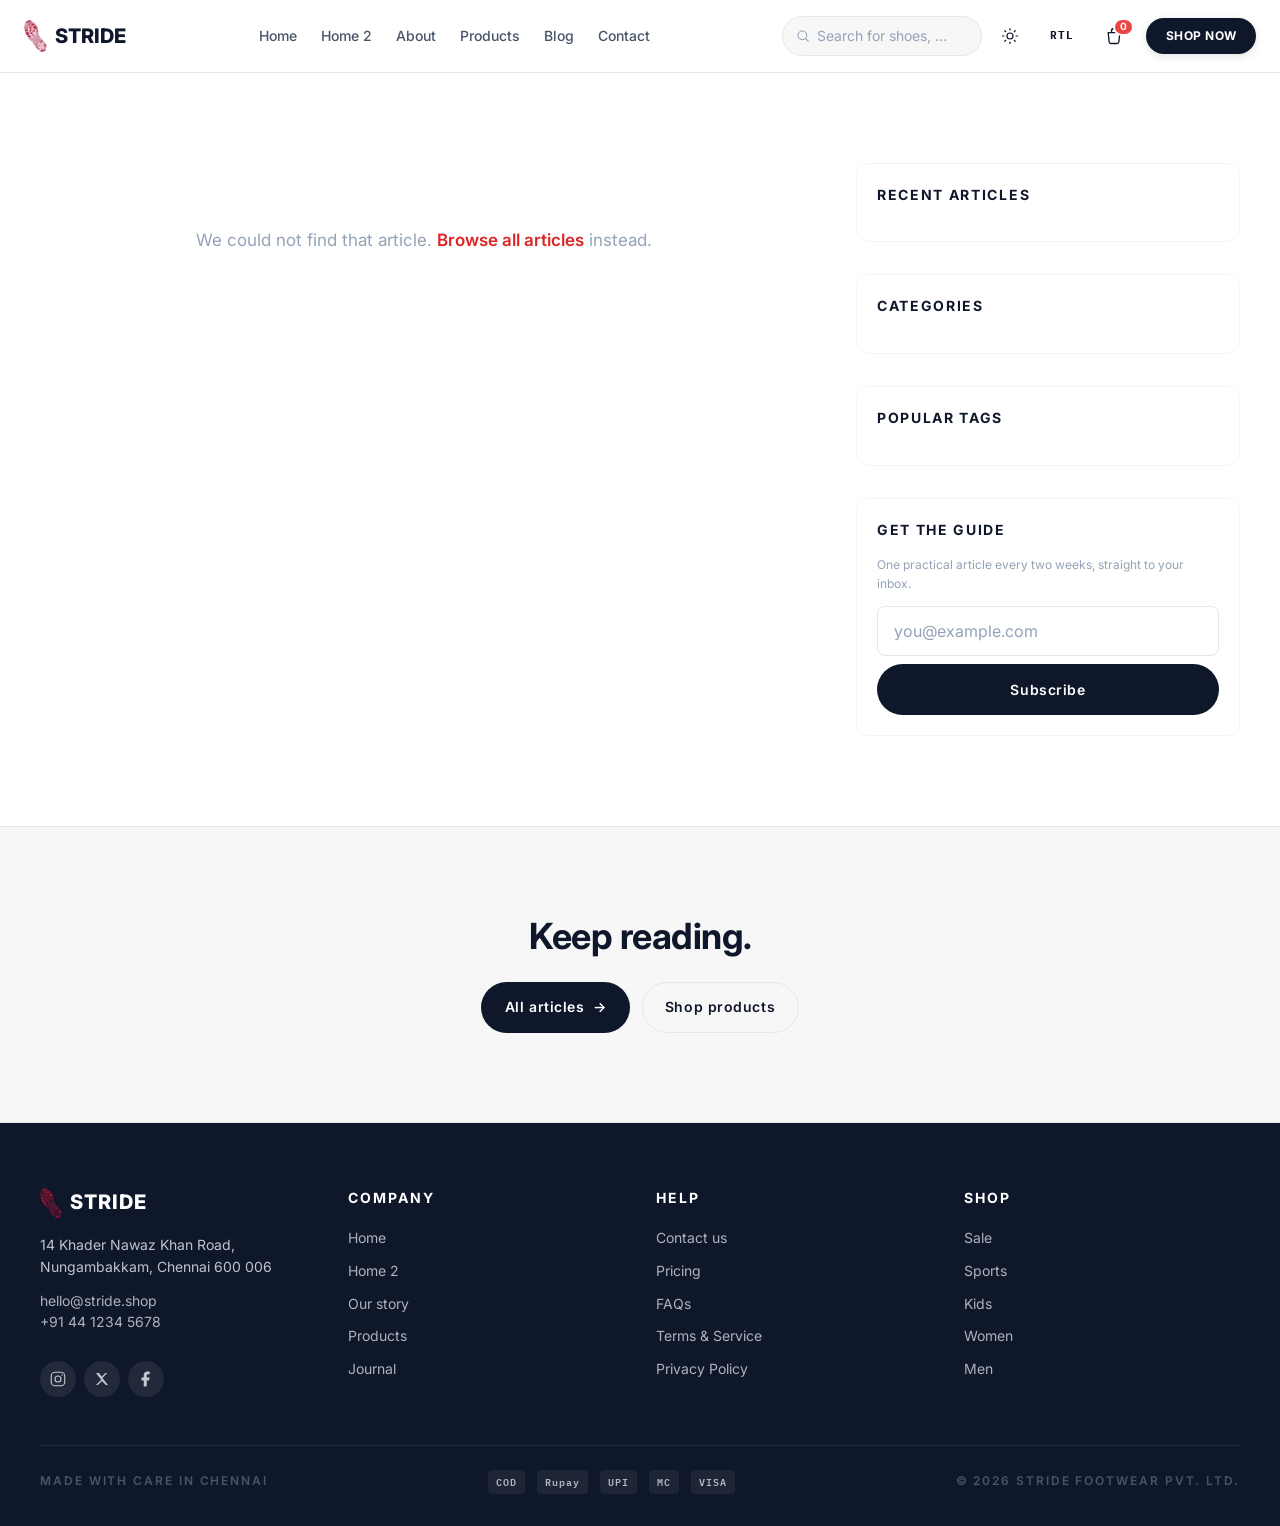
<file: pages/blog-details.html>
<!doctype html>
<html lang="en">
  <head>
    <meta charset="UTF-8" />
    <meta name="viewport" content="width=device-width, initial-scale=1.0" />
    <meta
      name="description"
      content="Full Stride article — guides, care routines, trends and store news."
    />
    <title>Article — Stride</title>
    <link rel="preconnect" href="https://fonts.googleapis.com" />
    <link rel="preconnect" href="https://fonts.gstatic.com" crossorigin />
    <link
      href="https://fonts.googleapis.com/css2?family=Inter:wght@300;400;500;600;700;800&family=IBM+Plex+Mono:wght@400;500&display=swap"
      rel="stylesheet"
    />
    <link rel="stylesheet" href="../css/styles.css" />
    
    <link rel="icon" href="../assets/logo.png" />
    <script>
      try {
        var t = localStorage.getItem('stride-theme');
        if (!t) t = matchMedia('(prefers-color-scheme: dark)').matches ? 'dark' : 'light';
        document.documentElement.setAttribute('data-theme', t);
        var d = localStorage.getItem('stride-dir');
        if (d) document.documentElement.setAttribute('dir', d);
      } catch (e) {}
    </script>
  </head>
  <body>
    <!-- navbar.js injects the shared utility bar, header and footer here -->

    <main id="top">
      <!-- ===========================================================
           ARTICLE — content rendered by js/blog.js?id=...
           =========================================================== -->
      <section class="section" aria-label="Article">
        <div class="wrap">
          <article class="detail-layout">
            <div class="article" data-article>
              <!-- Rendered from STRIDE_DATA by js/blog.js -->
            </div>

            <!-- ========================================================
                 SIDEBAR
                 ======================================================== -->
            <aside class="sidebar" aria-label="Sidebar">
              <div class="widget">
                <h2 class="widget__title">Recent articles</h2>
                <ul class="widget__recent" data-widget-recent>
                  <!-- Rendered by js/blog.js -->
                </ul>
              </div>

              <div class="widget">
                <h2 class="widget__title">Categories</h2>
                <ul class="widget__list" data-widget-categories>
                  <!-- Rendered by js/blog.js -->
                </ul>
              </div>

              <div class="widget">
                <h2 class="widget__title">Popular tags</h2>
                <div class="widget__tags" data-widget-tags>
                  <!-- Rendered by js/blog.js -->
                </div>
              </div>

              <div class="widget">
                <h2 class="widget__title">Get the guide</h2>
                <p class="widget__recent-date" style="margin-bottom:var(--space-3);line-height:1.55;">
                  One practical article every two weeks, straight to your inbox.
                </p>
                <form data-form novalidate>
                  <label class="visually-hidden" for="side-newsletter">Email address</label>
                  <div class="field">
                    <input id="side-newsletter" type="email" name="email" placeholder="you@example.com" required />
                    <span class="field-error" hidden></span>
                  </div>
                  <button type="submit" class="btn btn--primary btn--block" style="margin-top:var(--space-2);">Subscribe</button>
                  <p class="promo-strip__done" data-form-success hidden style="color:var(--success);font-size:var(--text-sm);">
                    You are in. Welcome aboard.
                  </p>
                </form>
              </div>
            </aside>
          </article>

          <!-- Missing-post fallback (hidden until blog.js renders) -->
          <p data-article-missing hidden></p>
        </div>
      </section>

      <!-- ===========================================================
           MORE CTA
           =========================================================== -->
      <section class="section section--soft" aria-label="More articles">
        <div class="wrap wrap--narrow" style="text-align:center;">
          <h2 class="sec-title">Keep reading.</h2>
          <div class="err-ctas" style="margin-top:var(--space-6);">
            <a href="blog.html" class="btn btn--primary">All articles <span aria-hidden="true">→</span></a>
            <a href="products.html" class="btn btn--ghost">Shop products</a>
          </div>
        </div>
      </section>
    </main>

    <script src="../js/data.js" defer></script>
    <script src="../js/navbar.js" defer></script>
    <script src="../js/main.js" defer></script>
    <script src="../js/form-validation.js" defer></script>
    <script src="../js/blog.js" defer></script>
  </body>
</html>
</file>
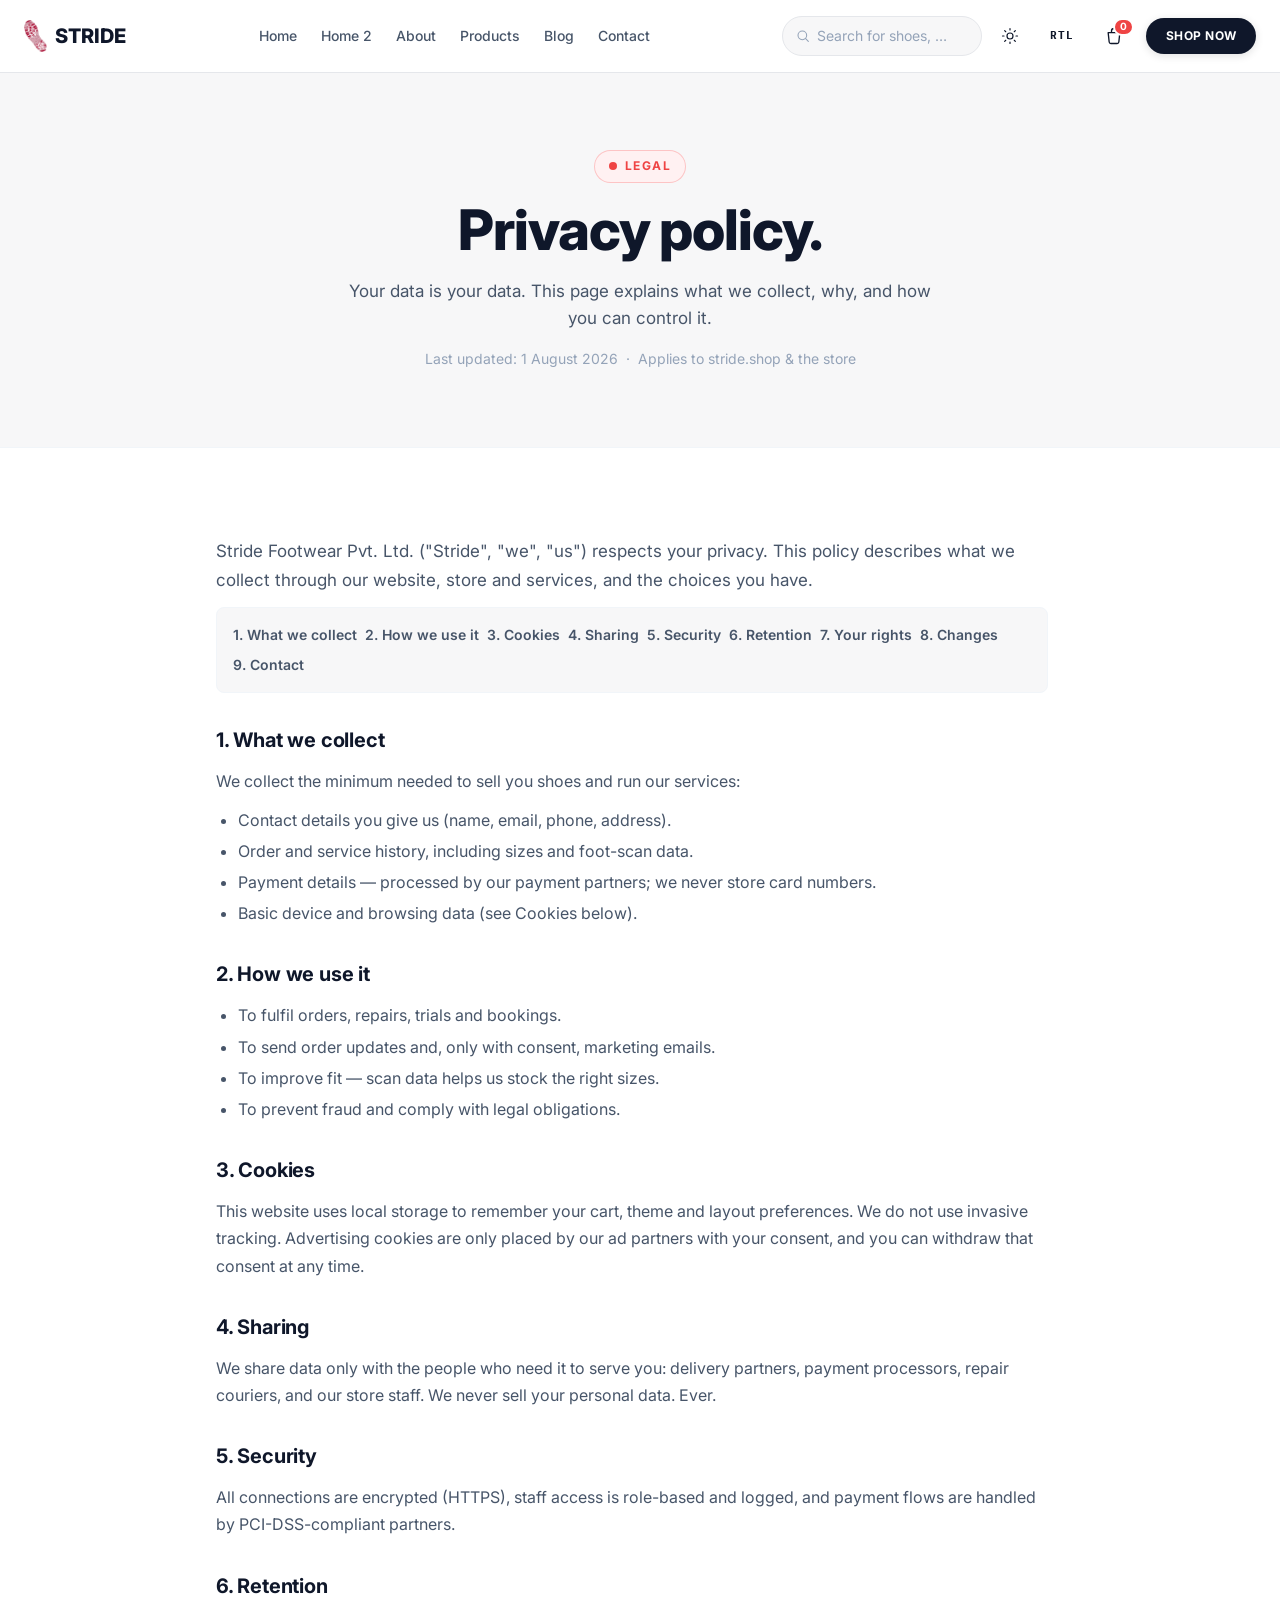
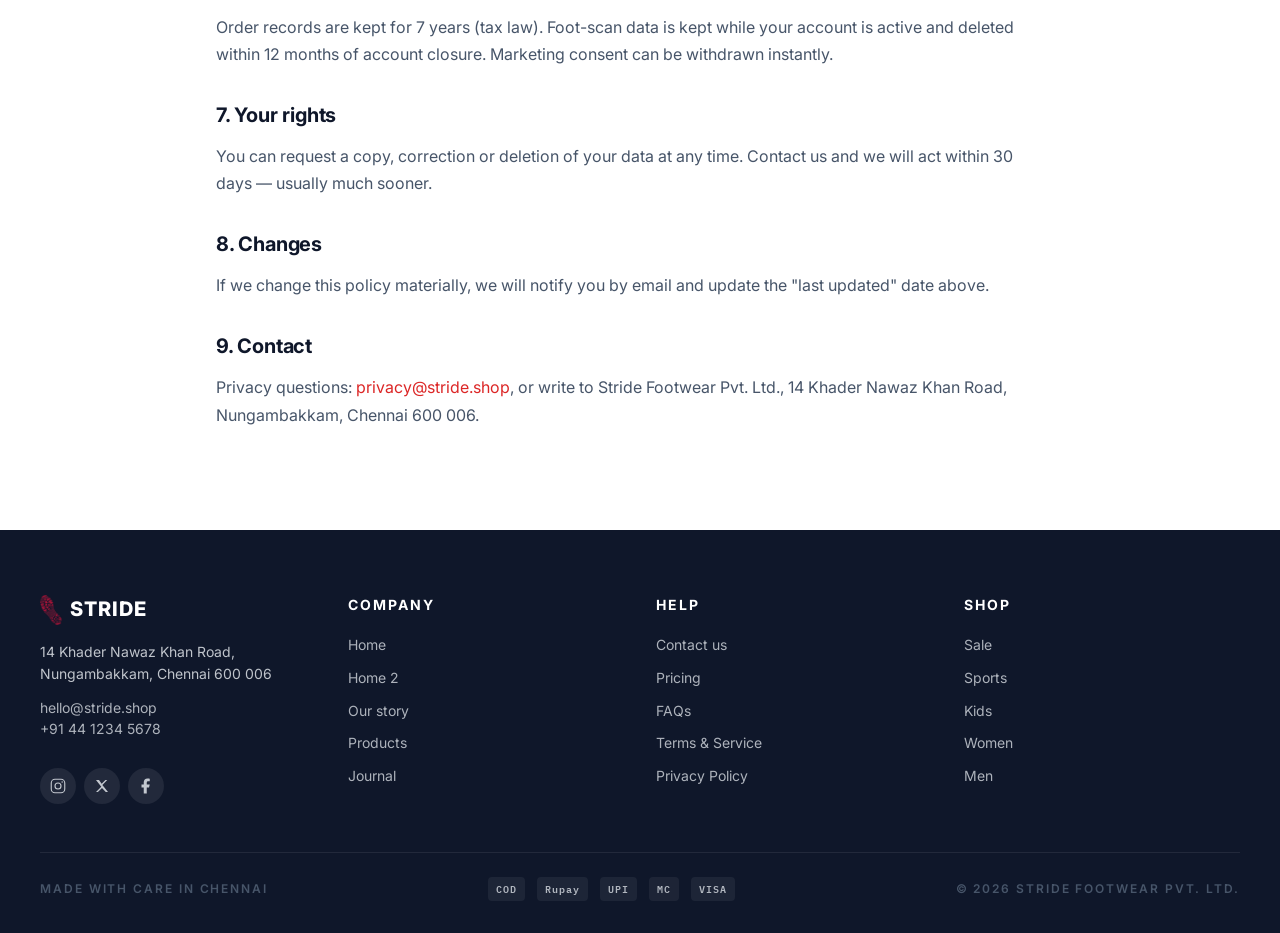
<file: pages/Privacy-policy.html>
<!doctype html>
<html lang="en">
  <head>
    <meta charset="UTF-8" />
    <meta name="viewport" content="width=device-width, initial-scale=1.0" />
    <meta
      name="description"
      content="Stride privacy policy — what we collect, why, and how we keep your data safe."
    />
    <title>Privacy Policy — Stride</title>
    <link rel="preconnect" href="https://fonts.googleapis.com" />
    <link rel="preconnect" href="https://fonts.gstatic.com" crossorigin />
    <link
      href="https://fonts.googleapis.com/css2?family=Inter:wght@300;400;500;600;700;800&family=IBM+Plex+Mono:wght@400;500&display=swap"
      rel="stylesheet"
    />
    <link rel="stylesheet" href="../css/styles.css" />
   
    <link rel="icon" href="../assets/logo.png" />
    <script>
      try {
        var t = localStorage.getItem('stride-theme');
        if (!t) t = matchMedia('(prefers-color-scheme: dark)').matches ? 'dark' : 'light';
        document.documentElement.setAttribute('data-theme', t);
        var d = localStorage.getItem('stride-dir');
        if (d) document.documentElement.setAttribute('dir', d);
      } catch (e) {}
    </script>
  </head>
  <body>
    <!-- navbar.js injects the shared utility bar, header and footer here -->

    <main id="top">
      <!-- ===========================================================
           HERO
           =========================================================== -->
      <section class="page-hero page-hero--center" aria-labelledby="privacy-title">
        <div class="page-hero__inner">
          <span class="page-hero__eyebrow">
            <span class="hero__eyebrow-dot" aria-hidden="true"></span>
            Legal
          </span>
          <h1 id="privacy-title" class="page-hero__title">Privacy policy.</h1>
          <p class="page-hero__lede">
            Your data is your data. This page explains what we collect,
            why, and how you can control it.
          </p>
          <div class="page-hero__meta">
            <span>Last updated: 1 August 2026</span>
            <span aria-hidden="true">·</span>
            <span>Applies to stride.shop &amp; the store</span>
          </div>
        </div>
      </section>

      <!-- ===========================================================
           POLICY
           =========================================================== -->
      <section class="section" aria-label="Privacy policy details">
        <div class="wrap wrap--narrow">
          <article class="legal">
            <p class="legal__intro">
              Stride Footwear Pvt. Ltd. (&quot;Stride&quot;, &quot;we&quot;, &quot;us&quot;) respects
              your privacy. This policy describes what we collect through
              our website, store and services, and the choices you have.
            </p>

            <div class="legal__toc" aria-label="Contents">
              <a href="#p1">1. What we collect</a>
              <a href="#p2">2. How we use it</a>
              <a href="#p3">3. Cookies</a>
              <a href="#p4">4. Sharing</a>
              <a href="#p5">5. Security</a>
              <a href="#p6">6. Retention</a>
              <a href="#p7">7. Your rights</a>
              <a href="#p8">8. Changes</a>
              <a href="#p9">9. Contact</a>
            </div>

            <h2 id="p1">1. What we collect</h2>
            <p>
              We collect the minimum needed to sell you shoes and run our
              services:
            </p>
            <ul>
              <li>Contact details you give us (name, email, phone, address).</li>
              <li>Order and service history, including sizes and foot-scan data.</li>
              <li>Payment details — processed by our payment partners; we never store card numbers.</li>
              <li>Basic device and browsing data (see Cookies below).</li>
            </ul>

            <h2 id="p2">2. How we use it</h2>
            <ul>
              <li>To fulfil orders, repairs, trials and bookings.</li>
              <li>To send order updates and, only with consent, marketing emails.</li>
              <li>To improve fit — scan data helps us stock the right sizes.</li>
              <li>To prevent fraud and comply with legal obligations.</li>
            </ul>

            <h2 id="p3">3. Cookies</h2>
            <p>
              This website uses local storage to remember your cart, theme
              and layout preferences. We do not use invasive tracking.
              Advertising cookies are only placed by our ad partners with
              your consent, and you can withdraw that consent at any time.
            </p>

            <h2 id="p4">4. Sharing</h2>
            <p>
              We share data only with the people who need it to serve you:
              delivery partners, payment processors, repair couriers, and
              our store staff. We never sell your personal data. Ever.
            </p>

            <h2 id="p5">5. Security</h2>
            <p>
              All connections are encrypted (HTTPS), staff access is
              role-based and logged, and payment flows are handled by
              PCI-DSS-compliant partners.
            </p>

            <h2 id="p6">6. Retention</h2>
            <p>
              Order records are kept for 7 years (tax law). Foot-scan data
              is kept while your account is active and deleted within 12
              months of account closure. Marketing consent can be withdrawn
              instantly.
            </p>

            <h2 id="p7">7. Your rights</h2>
            <p>
              You can request a copy, correction or deletion of your data
              at any time. Contact us and we will act within 30 days —
              usually much sooner.
            </p>

            <h2 id="p8">8. Changes</h2>
            <p>
              If we change this policy materially, we will notify you by
              email and update the &quot;last updated&quot; date above.
            </p>

            <h2 id="p9">9. Contact</h2>
            <p>
              Privacy questions:
              <a href="mailto:privacy@stride.shop">privacy@stride.shop</a>,
              or write to Stride Footwear Pvt. Ltd., 14 Khader Nawaz Khan
              Road, Nungambakkam, Chennai 600 006.
            </p>
          </article>
        </div>
      </section>
    </main>

    <script src="../js/data.js" defer></script>
    <script src="../js/navbar.js" defer></script>
    <script src="../js/main.js" defer></script>
    <script src="../js/form-validation.js" defer></script>
  </body>
</html>
</file>
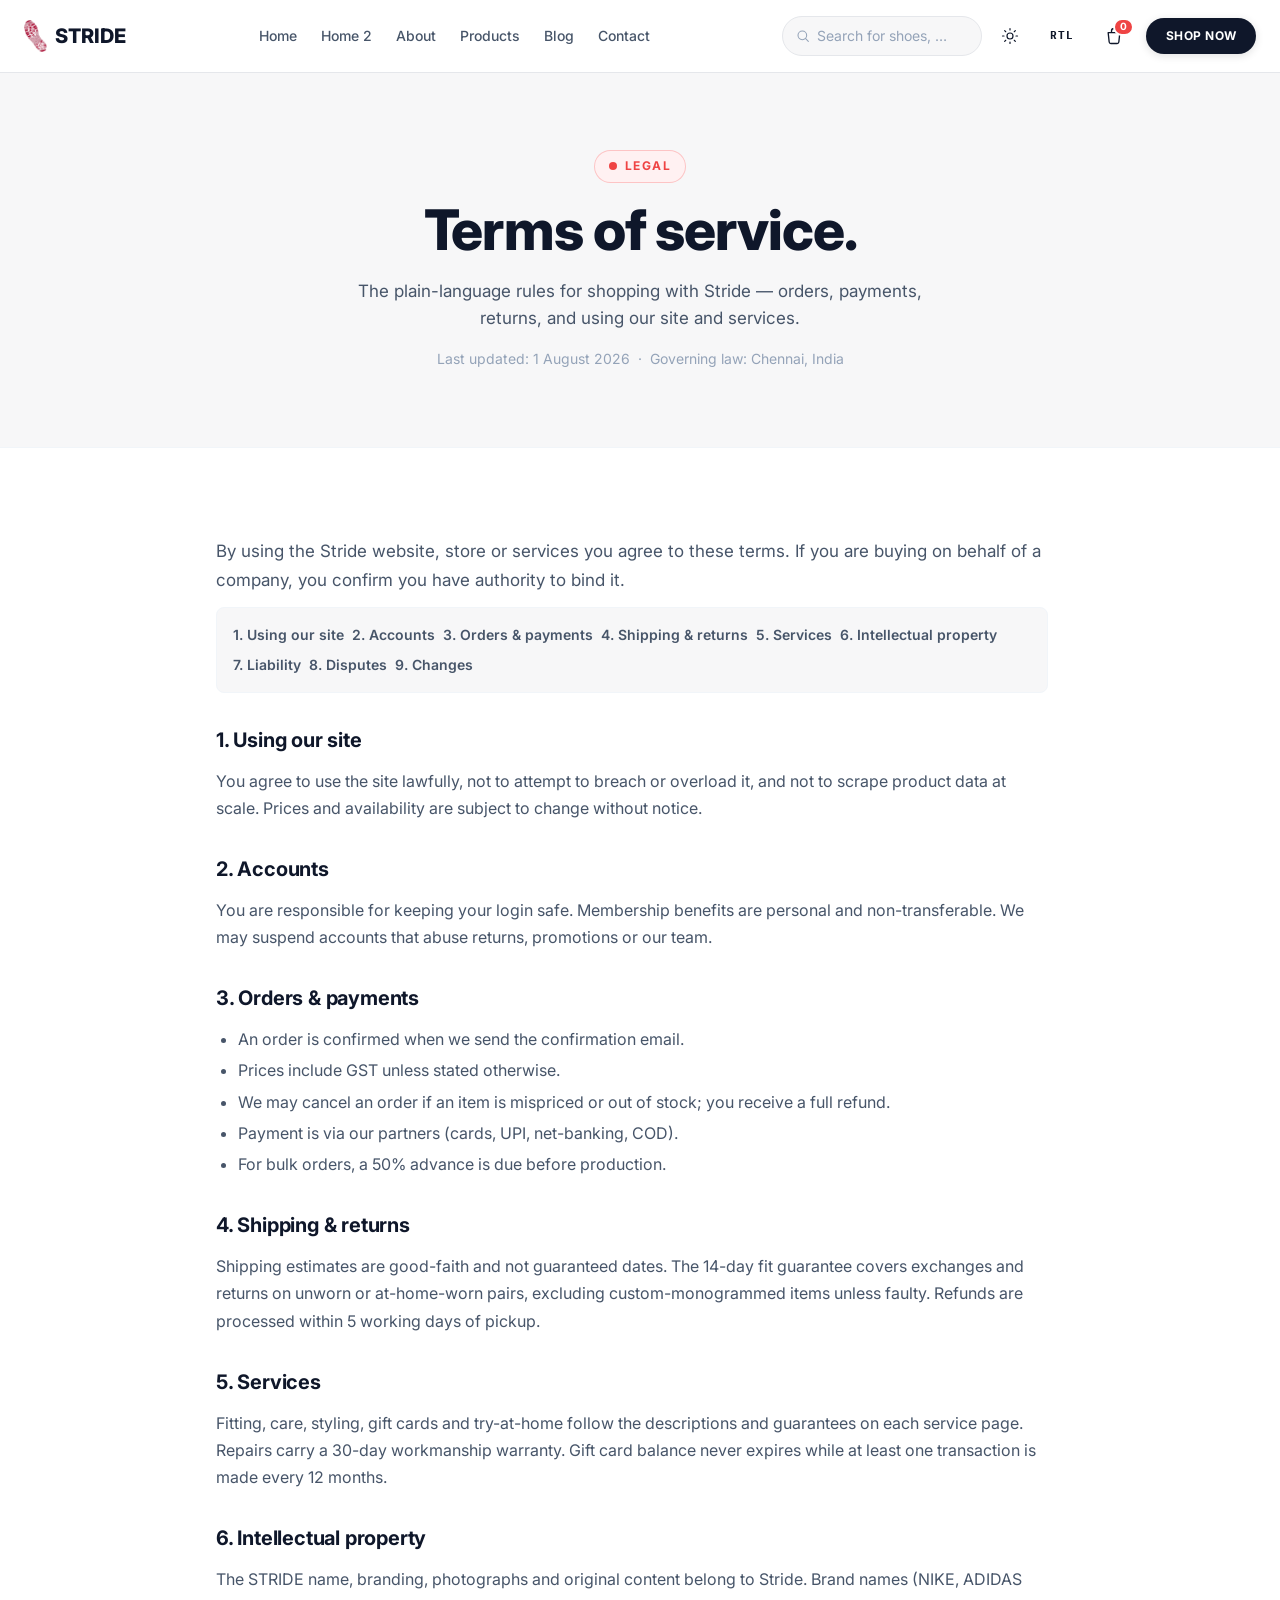
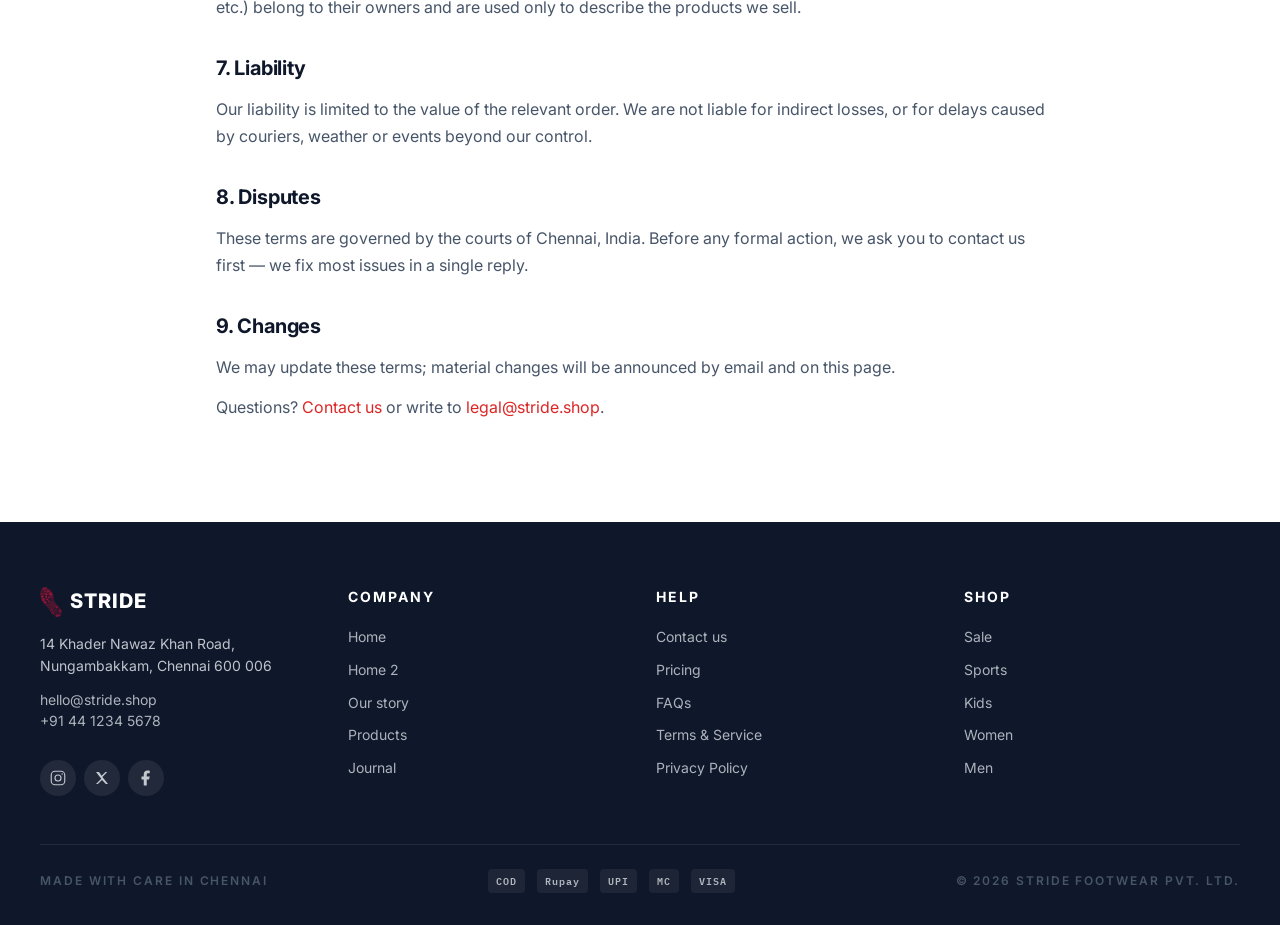
<file: pages/Terms-of-service.html>
<!doctype html>
<html lang="en">
  <head>
    <meta charset="UTF-8" />
    <meta name="viewport" content="width=device-width, initial-scale=1.0" />
    <meta
      name="description"
      content="Stride terms of service — the rules of using our site, store and services."
    />
    <title>Terms of Service — Stride</title>
    <link rel="preconnect" href="https://fonts.googleapis.com" />
    <link rel="preconnect" href="https://fonts.gstatic.com" crossorigin />
    <link
      href="https://fonts.googleapis.com/css2?family=Inter:wght@300;400;500;600;700;800&family=IBM+Plex+Mono:wght@400;500&display=swap"
      rel="stylesheet"
    />
    <link rel="stylesheet" href="../css/styles.css" />
   
    <link rel="icon" href="../assets/logo.png" />
    <script>
      try {
        var t = localStorage.getItem('stride-theme');
        if (!t) t = matchMedia('(prefers-color-scheme: dark)').matches ? 'dark' : 'light';
        document.documentElement.setAttribute('data-theme', t);
        var d = localStorage.getItem('stride-dir');
        if (d) document.documentElement.setAttribute('dir', d);
      } catch (e) {}
    </script>
  </head>
  <body>
    <!-- navbar.js injects the shared utility bar, header and footer here -->

    <main id="top">
      <!-- ===========================================================
           HERO
           =========================================================== -->
      <section class="page-hero page-hero--center" aria-labelledby="terms-title">
        <div class="page-hero__inner">
          <span class="page-hero__eyebrow">
            <span class="hero__eyebrow-dot" aria-hidden="true"></span>
            Legal
          </span>
          <h1 id="terms-title" class="page-hero__title">Terms of service.</h1>
          <p class="page-hero__lede">
            The plain-language rules for shopping with Stride — orders,
            payments, returns, and using our site and services.
          </p>
          <div class="page-hero__meta">
            <span>Last updated: 1 August 2026</span>
            <span aria-hidden="true">·</span>
            <span>Governing law: Chennai, India</span>
          </div>
        </div>
      </section>

      <!-- ===========================================================
           TERMS
           =========================================================== -->
      <section class="section" aria-label="Terms of service details">
        <div class="wrap wrap--narrow">
          <article class="legal">
            <p class="legal__intro">
              By using the Stride website, store or services you agree to
              these terms. If you are buying on behalf of a company, you
              confirm you have authority to bind it.
            </p>

            <div class="legal__toc" aria-label="Contents">
              <a href="#t1">1. Using our site</a>
              <a href="#t2">2. Accounts</a>
              <a href="#t3">3. Orders &amp; payments</a>
              <a href="#t4">4. Shipping &amp; returns</a>
              <a href="#t5">5. Services</a>
              <a href="#t6">6. Intellectual property</a>
              <a href="#t7">7. Liability</a>
              <a href="#t8">8. Disputes</a>
              <a href="#t9">9. Changes</a>
            </div>

            <h2 id="t1">1. Using our site</h2>
            <p>
              You agree to use the site lawfully, not to attempt to breach
              or overload it, and not to scrape product data at scale.
              Prices and availability are subject to change without notice.
            </p>

            <h2 id="t2">2. Accounts</h2>
            <p>
              You are responsible for keeping your login safe. Membership
              benefits are personal and non-transferable. We may suspend
              accounts that abuse returns, promotions or our team.
            </p>

            <h2 id="t3">3. Orders &amp; payments</h2>
            <ul>
              <li>An order is confirmed when we send the confirmation email.</li>
              <li>Prices include GST unless stated otherwise.</li>
              <li>We may cancel an order if an item is mispriced or out of stock; you receive a full refund.</li>
              <li>Payment is via our partners (cards, UPI, net-banking, COD).</li>
              <li>For bulk orders, a 50% advance is due before production.</li>
            </ul>

            <h2 id="t4">4. Shipping &amp; returns</h2>
            <p>
              Shipping estimates are good-faith and not guaranteed dates.
              The 14-day fit guarantee covers exchanges and returns on
              unworn or at-home-worn pairs, excluding custom-monogrammed
              items unless faulty. Refunds are processed within 5 working
              days of pickup.
            </p>

            <h2 id="t5">5. Services</h2>
            <p>
              Fitting, care, styling, gift cards and try-at-home follow
              the descriptions and guarantees on each service page.
              Repairs carry a 30-day workmanship warranty. Gift card
              balance never expires while at least one transaction is
              made every 12 months.
            </p>

            <h2 id="t6">6. Intellectual property</h2>
            <p>
              The STRIDE name, branding, photographs and original content
              belong to Stride. Brand names (NIKE, ADIDAS etc.) belong to
              their owners and are used only to describe the products we
              sell.
            </p>

            <h2 id="t7">7. Liability</h2>
            <p>
              Our liability is limited to the value of the relevant order.
              We are not liable for indirect losses, or for delays caused
              by couriers, weather or events beyond our control.
            </p>

            <h2 id="t8">8. Disputes</h2>
            <p>
              These terms are governed by the courts of Chennai, India.
              Before any formal action, we ask you to contact us first —
              we fix most issues in a single reply.
            </p>

            <h2 id="t9">9. Changes</h2>
            <p>
              We may update these terms; material changes will be
              announced by email and on this page.
            </p>

            <p>
              Questions?
              <a href="contact.html">Contact us</a> or write to
              <a href="mailto:legal@stride.shop">legal@stride.shop</a>.
            </p>
          </article>
        </div>
      </section>
    </main>

    <script src="../js/data.js" defer></script>
    <script src="../js/navbar.js" defer></script>
    <script src="../js/main.js" defer></script>
    <script src="../js/form-validation.js" defer></script>
  </body>
</html>
</file>
<file: css/styles.css>
/* ==========================================================================
   Stride — Footwear ecommerce landing page
   ========================================================================== */

/* --------------------------------------------------------------------------
   Design tokens
   -------------------------------------------------------------------------- */
:root {
  /* Color */
  --bg: #ffffff;
  --bg-soft: #f7f7f8;
  --surface: #ffffff;
  --ink: #0f172a;
  --ink-soft: #475569;
  --ink-muted: #94a3b8;
  --border: #e5e7eb;
  --border-soft: #f1f5f9;
  --accent: #ef4444;
  --accent-deep: #dc2626;
  --accent-soft: #fff1f2;
  --success: #16a34a;
  --danger: #dc2626;
  --price: #0f172a;
  --price-old: #94a3b8;
  --utility-bg: #0f172a;
  --utility-text: #f1f5f9;
  --inverse-bg: #0f172a;
  --inverse-text: #ffffff;
  --footer-bg: #0f172a;
  --toast-bg: #0f172a;
  --toast-text: #ffffff;

  /* Type */
  --font-display: 'Inter', system-ui, sans-serif;
  --font-body: 'Inter', system-ui, -apple-system, BlinkMacSystemFont, sans-serif;
  --font-mono: 'IBM Plex Mono', ui-monospace, 'Courier New', monospace;

  /* Spacing (4pt base for ecommerce density) */
  --space-1: 0.25rem;
  --space-2: 0.5rem;
  --space-3: 0.75rem;
  --space-4: 1rem;
  --space-5: 1.25rem;
  --space-6: 1.5rem;
  --space-8: 2rem;
  --space-10: 2.5rem;
  --space-12: 3rem;
  --space-16: 4rem;
  --space-20: 5rem;
  --space-24: 6rem;

  /* Type scale */
  --text-xs: 0.75rem;
  --text-sm: 0.875rem;
  --text-base: 1rem;
  --text-lg: 1.0625rem;
  --text-xl: 1.25rem;
  --text-2xl: 1.5rem;
  --text-3xl: 1.875rem;
  --text-4xl: 2.25rem;
  --text-5xl: 3rem;
  --text-6xl: 3.75rem;

  /* Layout */
  --max-width: 80rem;
  --gutter: 1.5rem;

  /* Radii */
  --radius-sm: 4px;
  --radius-md: 8px;
  --radius-lg: 12px;
  --radius-xl: 16px;
  --radius-pill: 999px;

  /* Shadows */
  --shadow-sm: 0 1px 2px rgba(15, 23, 42, 0.05);
  --shadow-md: 0 4px 12px -2px rgba(15, 23, 42, 0.08);
  --shadow-lg: 0 16px 40px -12px rgba(15, 23, 42, 0.18);

  /* Easing */
  --ease-out: cubic-bezier(0.22, 0.61, 0.36, 1);
  color-scheme: light;
}

/* --------------------------------------------------------------------------
   Reset
   -------------------------------------------------------------------------- */
*,
*::before,
*::after {
  box-sizing: border-box;
}

html {
  scroll-behavior: smooth;
  -webkit-text-size-adjust: 100%;
}

body {
  margin: 0;
  background: var(--bg);
  color: var(--ink);
  font-family: var(--font-body);
  font-size: var(--text-base);
  line-height: 1.55;
  font-weight: 400;
  -webkit-font-smoothing: antialiased;
  -moz-osx-font-smoothing: grayscale;
  text-rendering: optimizeLegibility;
  transition: background-color 260ms ease, color 260ms ease;
}

img,
svg {
  display: block;
  max-width: 100%;
}

a {
  color: var(--ink);
  text-decoration: none;
  transition: color 160ms ease;
}

a:hover {
  color: var(--accent-deep);
}

button {
  font: inherit;
  color: inherit;
  background: none;
  border: none;
  cursor: pointer;
}

ul,
ol {
  list-style: none;
  margin: 0;
  padding: 0;
}

h1,
h2,
h3,
h4,
h5,
h6,
p,
dl,
dd,
figure {
  margin: 0;
}

.visually-hidden {
  position: absolute;
  width: 1px;
  height: 1px;
  padding: 0;
  margin: -1px;
  overflow: hidden;
  clip: rect(0, 0, 0, 0);
  border: 0;
}

/* Keep anchored sections clear of the sticky header */
[id] {
  scroll-margin-top: 5.5rem;
}

/* --------------------------------------------------------------------------
   Utility & Container Classes
   -------------------------------------------------------------------------- */
.wrap,
.container {
  width: 100%;
  max-width: var(--max-width);
  margin-left: auto;
  margin-right: auto;
  padding-left: clamp(1.25rem, 5vw, 2.5rem) !important;
  padding-right: clamp(1.25rem, 5vw, 2.5rem) !important;
}

.section {
  padding: clamp(3.5rem, 7vw, 6rem) 0;
}

.section--soft {
  background: var(--bg-soft);
}

.sec-head {
  display: flex;
  flex-direction: column;
  align-items: center;
  text-align: center;
  gap: var(--space-2);
  margin-left: auto;
  margin-right: auto;
  margin-bottom: clamp(2rem, 5vw, 3.5rem);
  max-width: 44rem;
}

.sec-eyebrow {
  font-size: var(--text-xs);
  font-weight: 700;
  letter-spacing: 0.14em;
  text-transform: uppercase;
  color: var(--accent);
  display: inline-flex;
  align-items: center;
  justify-content: center;
  align-self: center;
  text-align: center;
  gap: var(--space-2);
}

.sec-title {
  font-size: clamp(1.8rem, 4vw, 2.75rem);
  font-weight: 800;
  line-height: 1.12;
  letter-spacing: -0.02em;
  color: var(--ink);
  text-align: center;
}

.small-caps {
  font-family: var(--font-body);
  font-size: var(--text-xs);
  letter-spacing: 0.16em;
  text-transform: uppercase;
  font-weight: 600;
  color: var(--ink-soft);
}

/* --------------------------------------------------------------------------
   Buttons
   -------------------------------------------------------------------------- */
.btn {
  display: inline-flex;
  align-items: center;
  justify-content: center;
  gap: var(--space-2);
  padding: 0.85rem 1.4rem;
  font-family: var(--font-body);
  font-size: var(--text-sm);
  letter-spacing: 0.04em;
  font-weight: 600;
  border: 1px solid transparent;
  border-radius: var(--radius-pill);
  cursor: pointer;
  transition: all 180ms var(--ease-out);
  white-space: nowrap;
  text-align: center;
}

.btn--primary {
  background: var(--inverse-bg);
  color: var(--inverse-text);
}
.btn--primary:hover {
  background: var(--accent-deep);
  color: #fff;
  transform: translateY(-1px);
  box-shadow: var(--shadow-md);
}

.btn--ghost {
  background: transparent;
  color: var(--ink);
  border-color: var(--border);
}
.btn--ghost:hover {
  background: var(--bg-soft);
  border-color: var(--ink-muted);
}

.btn--accent {
  background: var(--accent);
  color: #fff;
}
.btn--accent:hover {
  background: var(--accent-deep);
  color: #fff;
}

.btn--block {
  width: 100%;
}

/* --------------------------------------------------------------------------
   Utility bar (top strip)
   -------------------------------------------------------------------------- */
.utility-bar {
  background: var(--utility-bg);
  color: var(--utility-text);
  font-size: var(--text-xs);
}

.utility-bar__inner {
  max-width: var(--max-width);
  margin: 0 auto;
  padding: 0.6rem var(--gutter);
  display: flex;
  align-items: center;
  gap: var(--space-6);
}

.utility-bar__item {
  display: inline-flex;
  align-items: center;
  gap: 0.4rem;
  color: rgba(241, 245, 249, 0.85);
  letter-spacing: 0.02em;
}

.utility-bar__item--right {
  margin-left: auto;
}

.utility-bar__item a {
  color: rgba(241, 245, 249, 0.85);
  transition: color 160ms ease;
}

.utility-bar__item a:hover {
  color: #fff;
}

@media (max-width: 720px) {
  .utility-bar__item:not(:first-child):not(.utility-bar__item--right) {
    display: none;
  }
  .utility-bar__item--right a:nth-of-type(2) {
    display: none;
  }
}

/* --------------------------------------------------------------------------
   Header
   -------------------------------------------------------------------------- */
.header {
  position: sticky;
  top: 0;
  z-index: 50;
  background: var(--bg);
  border-bottom: 1px solid var(--border);
  backdrop-filter: saturate(140%) blur(10px);
}

.header__inner {
  max-width: var(--max-width);
  margin: 0 auto;
  padding: var(--space-4) var(--gutter);
  display: grid;
  grid-template-columns: auto 1fr auto;
  align-items: center;
  gap: var(--space-6);
}

.brand {
  display: inline-flex;
  align-items: center;
  color: var(--ink);
}

.brand__mark {
  display: inline-flex;
  color: var(--accent);
}

.brand__logo-img {
  height: 32px;
  width: auto;
  object-fit: contain;
  margin-right: 0.5rem;
}

.brand__word {
  font-size: var(--text-xl);
  font-weight: 800;
}

.primary-nav {
  display: flex;
  align-items: center;
  gap: var(--space-6);
  justify-self: center;
}

.primary-nav__link {
  font-size: var(--text-sm);
  font-weight: 500;
  color: var(--ink-soft);
  position: relative;
  padding: var(--space-2) 0;
}

.primary-nav__link:hover {
  color: var(--ink);
}

.primary-nav__link--accent {
  color: var(--ink);
  font-weight: 600;
}

.primary-nav__link.is-active {
  color: var(--ink);
  font-weight: 600;
}

.primary-nav__link::after {
  content: '';
  position: absolute;
  left: 0;
  right: 0;
  bottom: -2px;
  height: 2px;
  background: var(--ink);
  transform: scaleX(0);
  transform-origin: left center;
  transition: transform 220ms var(--ease-out);
}

.primary-nav__link:hover::after {
  transform: scaleX(1);
}

.header__actions {
  display: flex;
  align-items: center;
  gap: var(--space-2);
  justify-self: end;
}

.search {
  position: relative;
  display: flex;
  align-items: center;
  background: var(--bg-soft);
  border: 1px solid var(--border);
  border-radius: var(--radius-pill);
  padding: 0 0.75rem;
  width: 12.5rem;
  max-width: 100%;
  flex-shrink: 1;
  transition: border-color 160ms ease, background 160ms ease, box-shadow 160ms ease;
}

.search:focus-within {
  border-color: var(--ink);
  background: #fff;
}

.search__icon {
  color: var(--ink-muted);
  display: inline-flex;
  flex-shrink: 0;
}

.search__input {
  flex: 1;
  min-width: 0;
  border: none;
  background: transparent;
  padding: 0.5rem 0.4rem;
  font: inherit;
  font-size: var(--text-sm);
  color: var(--ink);
  outline: none;
  text-overflow: ellipsis;
  white-space: nowrap;
  overflow: hidden;
}

.search__input::placeholder {
  color: var(--ink-muted);
  text-overflow: ellipsis;
  white-space: nowrap;
  overflow: hidden;
}

.icon-btn {
  position: relative;
  display: inline-flex;
  align-items: center;
  justify-content: center;
  width: 40px;
  height: 40px;
  border-radius: var(--radius-pill);
  color: var(--ink);
  transition: background 160ms ease, color 160ms ease;
}

.icon-btn:hover {
  background: var(--bg-soft);
  color: var(--accent-deep);
}

.icon-btn__count {
  position: absolute;
  top: 2px;
  right: 0;
  background: var(--accent);
  color: #fff;
  font-size: 10px;
  font-weight: 700;
  min-width: 18px;
  height: 18px;
  border-radius: var(--radius-pill);
  display: inline-flex;
  align-items: center;
  justify-content: center;
  padding: 0 5px;
  border: 2px solid var(--bg);
}

.header__cta {
  padding: 0.5rem 1.15rem;
  font-size: var(--text-xs);
  font-weight: 700;
  letter-spacing: 0.04em;
  text-transform: uppercase;
  border-radius: var(--radius-pill);
  gap: 0.35rem;
  white-space: nowrap;
  box-shadow: 0 2px 8px rgba(0, 0, 0, 0.12);
  margin-left: var(--space-1);
}

@media (max-width: 680px) {
  .header__cta {
    display: none;
  }
}

/* Hamburger */
.nav-toggle {
  display: none;
  flex-direction: column;
  gap: 4px;
  width: 40px;
  height: 40px;
  align-items: center;
  justify-content: center;
}

.nav-toggle__line {
  display: block;
  width: 20px;
  height: 2px;
  background: var(--ink);
  transition: transform 200ms ease, opacity 200ms ease;
}

.nav-toggle[aria-expanded='true'] .nav-toggle__line:nth-child(1) {
  transform: translateY(6px) rotate(45deg);
}
.nav-toggle[aria-expanded='true'] .nav-toggle__line:nth-child(2) {
  opacity: 0;
}
.nav-toggle[aria-expanded='true'] .nav-toggle__line:nth-child(3) {
  transform: translateY(-6px) rotate(-45deg);
}

/* Mobile nav (under header) */
.mobile-nav {
  display: none;
  flex-direction: column;
  gap: 0;
  padding: var(--space-3) var(--gutter) var(--space-6);
  background: var(--bg);
  border-top: 1px solid var(--border-soft);
}

.mobile-nav__link {
  padding: var(--space-3) 0;
  font-weight: 500;
  color: var(--ink);
  border-bottom: 1px solid var(--border-soft);
}

.mobile-nav__link--accent {
  color: var(--ink);
  font-weight: 600;
}

.mobile-nav__link.is-active {
  color: var(--ink);
  font-weight: 600;
}

.mobile-nav__row {
  display: flex;
  flex-wrap: wrap;
  gap: var(--space-2);
  padding-top: var(--space-3);
}

.mobile-nav.is-open {
  display: flex;
}

/* --------------------------------------------------------------------------
   Hero (Original & Full-Bleed Editorial Variant)
   -------------------------------------------------------------------------- */
.hero {
  background: var(--bg-soft);
  border-bottom: 1px solid var(--border);
}

/* --------------------------------------------------------------------------
   Hero Redesign (Editorial Reference Layout)
   -------------------------------------------------------------------------- */
.hero--editorial {
  position: relative;
  display: flex;
  flex-direction: column;
  justify-content: space-between;
  overflow: hidden;
  background: #11141a;
  color: #ffffff;
  border-bottom: 1px solid rgba(255, 255, 255, 0.08);
}

.hero__bg-media {
  position: absolute;
  inset: 0;
  z-index: 0;
  overflow: hidden;
}

.hero__bg-img {
  width: 100%;
  height: 100%;
  object-fit: cover;
  object-position: center 30%;
  display: block;
  filter: brightness(0.72) contrast(1.08);
}

.hero__bg-overlay {
  position: absolute;
  inset: 0;
  background: radial-gradient(
      circle at center,
      rgba(0, 0, 0, 0.45) 0%,
      rgba(0, 0, 0, 0.72) 100%
    ),
    linear-gradient(
      180deg,
      rgba(0, 0, 0, 0.35) 0%,
      rgba(0, 0, 0, 0.5) 50%,
      rgba(0, 0, 0, 0.75) 100%
    );
}

.hero__content-wrap {
  position: relative;
  z-index: 2;
  width: 100%;
  max-width: var(--max-width);
  margin: 0 auto;
  padding: clamp(2rem, 7vw, 3rem) clamp(1.5rem, 5vw, 4rem) clamp(2rem, 3.5vw, 3rem);
  display: flex;
  flex-direction: column;
  align-items: center;
  justify-content: space-between;
  min-height: 92vh;
  box-sizing: border-box;
  flex: 1;
}

.hero__inner--editorial {
  position: relative;
  z-index: 2;
  width: 100%;
  max-width: var(--max-width);
  margin: 0 auto;
  padding: clamp(3.5rem, 8vw, 6rem) clamp(1.5rem, 5vw, 3.5rem);
  display: flex;
  justify-content: center;
  align-items: center;
  min-height: clamp(450px, 70vh, 650px);
}

.hero__copy--editorial {
  display: flex;
  flex-direction: column;
  align-items: center;
  text-align: center;
  gap: 0;
  max-width: 48rem;
  margin: auto;
  padding: 0 0;
}

.hero__eyebrow-editorial {
  font-size: clamp(0.725rem, 1.1vw, 0.85rem);
  font-weight: 700;
  letter-spacing: 0.18em;
  text-transform: uppercase;
  color: rgba(255, 255, 255, 0.92);
  margin-bottom: 1.25rem;
  display: inline-flex;
  align-items: center;
  justify-content: center;
  text-align: center;
  line-height: 1.4;
}

.hero__eyebrow-dot-white {
  width: 6px;
  height: 6px;
  border-radius: 50%;
  background: var(--accent);
  display: inline-block;
  margin-right: 0.5rem;
}

.hero__title--editorial {
  font-family: var(--font-display), 'Inter', system-ui, sans-serif;
  font-size: clamp(3rem, 6.8vw, 5.4rem);
  font-weight: 800;
  line-height: 1.05;
  letter-spacing: -0.03em;
  color: #ffffff !important;
  margin: 0 auto 1.5rem auto;
  text-align: center;
  text-shadow: 0 4px 25px rgba(0, 0, 0, 0.4);
}

.hero__lede-editorial {
  font-size: clamp(0.95rem, 1.35vw, 1.15rem);
  line-height: 1.6;
  font-weight: 400;
  color: rgba(255, 255, 255, 0.85);
  max-width: 36rem;
  margin: 0 auto 2rem auto;
  text-align: center;
  text-shadow: 0 2px 10px rgba(0, 0, 0, 0.3);
}

.hero__ctas--editorial {
  display: flex;
  align-items: center;
  justify-content: center;
  gap: 1rem;
  width: 100%;
  flex-wrap: wrap;
}

.hero__btn-pill {
  background: rgba(255, 255, 255, 0.22) !important;
  color: #ffffff !important;
  border: 1px solid rgba(255, 255, 255, 0.4) !important;
  padding: 0.85rem 2.2rem;
  border-radius: 9999px;
  font-size: 0.95rem;
  font-weight: 600;
  letter-spacing: 0.02em;
  text-decoration: none;
  backdrop-filter: blur(14px);
  -webkit-backdrop-filter: blur(14px);
  display: inline-flex;
  align-items: center;
  justify-content: center;
  box-shadow: 0 8px 24px rgba(0, 0, 0, 0.25);
  transition: all 0.25s ease;
}

.hero__btn-pill:hover {
  background: rgba(255, 255, 255, 0.38) !important;
  border-color: rgba(255, 255, 255, 0.75) !important;
  transform: translateY(-2px);
  box-shadow: 0 12px 30px rgba(0, 0, 0, 0.35);
  color: #ffffff !important;
}

/* Primary White & Glass Button Fallbacks */
.hero__btn-white {
  background: #ffffff !important;
  color: #111827 !important;
  padding: 0.85rem 1.75rem;
  border-radius: 9999px;
  font-weight: 700;
  font-size: 0.95rem;
  border: none;
  display: inline-flex;
  align-items: center;
  gap: 0.5rem;
  text-decoration: none;
  box-shadow: 0 10px 25px rgba(0, 0, 0, 0.2);
  transition: all 0.25s ease;
}

.hero__btn-white:hover {
  background: #f3f4f6 !important;
  transform: translateY(-2px);
  box-shadow: 0 14px 30px rgba(0, 0, 0, 0.28);
}

.hero__btn-glass {
  background: rgba(255, 255, 255, 0.22) !important;
  color: #ffffff !important;
  border: 1px solid rgba(255, 255, 255, 0.35) !important;
  padding: 0.85rem 1.75rem;
  border-radius: 9999px;
  font-weight: 600;
  font-size: 0.95rem;
  text-decoration: none;
  backdrop-filter: blur(12px);
  -webkit-backdrop-filter: blur(12px);
  display: inline-flex;
  align-items: center;
  gap: 0.5rem;
  transition: all 0.25s ease;
}

.hero__btn-glass:hover {
  background: rgba(255, 255, 255, 0.35) !important;
  border-color: rgba(255, 255, 255, 0.6) !important;
  transform: translateY(-2px);
}

/* Bottom 3-Column Feature Row */
.hero__bottom-row {
  width: 100%;
  border-top: 1px solid rgba(255, 255, 255, 0.22);
  padding-top: clamp(1.25rem, 2.5vw, 2rem);
  margin-top: auto;
  display: grid;
  grid-template-columns: repeat(3, 1fr);
  gap: clamp(1.5rem, 4vw, 3.5rem);
  text-align: center;
}

.hero__feature-col {
  display: flex;
  flex-direction: column;
  align-items: center;
  text-align: center;
  gap: 0.35rem;
}

.hero__feature-title {
  font-size: clamp(0.725rem, 0.95vw, 0.825rem);
  font-weight: 700;
  letter-spacing: 0.14em;
  text-transform: uppercase;
  color: #ffffff;
  margin: 0;
}

.hero__feature-desc {
  font-size: clamp(0.785rem, 0.95vw, 0.875rem);
  color: rgba(255, 255, 255, 0.72);
  line-height: 1.45;
  margin: 0;
}

@media (max-width: 768px) {
  .hero__bottom-row {
    grid-template-columns: 1fr;
    gap: 1.25rem;
    padding-top: 1.25rem;
  }
}

.hero__stats-editorial {
  display: flex;
  align-items: center;
  justify-content: center;
  gap: clamp(1rem, 3vw, 2.5rem);
  margin: 2rem auto 0 auto;
  padding-top: 1.5rem;
  border-top: 1px solid rgba(255, 255, 255, 0.22);
  width: 100%;
  max-width: 36rem;
}

.hero__stat-item {
  display: flex;
  flex-direction: column;
  align-items: center;
  text-align: center;
  gap: 0.2rem;
}

.hero__stat-val {
  font-size: clamp(1.35rem, 2vw, 1.65rem);
  font-weight: 800;
  color: #ffffff;
  letter-spacing: -0.02em;
}

.hero__stat-lbl {
  font-size: 0.725rem;
  color: rgba(255, 255, 255, 0.75);
  text-transform: uppercase;
  letter-spacing: 0.08em;
  font-weight: 600;
}

.hero__stat-divider {
  width: 1px;
  height: 32px;
  background: rgba(255, 255, 255, 0.22);
}

.hero__floating-link:hover {
  color: var(--accent);
}

.hero__inner {
  max-width: var(--max-width);
  margin: 0 auto;
  padding: var(--space-12) var(--gutter) var(--space-16);
  display: block;
  align-items: center;
}

.hero__copy {
  display: flex;
  flex-direction: column;
  gap: var(--space-6);
}

.hero__eyebrow {
  display: inline-flex;
  align-items: center;
  gap: var(--space-2);
  align-self: flex-start;
  padding: 0.4rem 0.9rem;
  background: var(--accent-soft);
  border: 1px solid #fecaca;
  border-radius: var(--radius-pill);
  color: var(--accent-deep);
  font-weight: 600;
  font-size: var(--text-xs);
  letter-spacing: 0.1em;
  text-transform: uppercase;
}

.hero__eyebrow-dot {
  width: 6px;
  height: 6px;
  border-radius: 50%;
  background: var(--accent);
}

.hero__title {
  font-size: clamp(2.75rem, 5.5vw, var(--text-6xl));
  font-weight: 800;
  line-height: 1.05;
  letter-spacing: -0.025em;
  color: var(--ink);
}

.hero__accent {
  font-style: normal;
  color: var(--accent-deep);
  position: relative;
}

.hero__accent::after {
  content: '';
  position: absolute;
  left: 0;
  right: 0;
  bottom: 0.08em;
  height: 0.18em;
  background: var(--accent-soft);
  z-index: -1;
  border-radius: 2px;
}

.hero__lede {
  font-size: var(--text-lg);
  line-height: 1.55;
  color: var(--ink-soft);
  max-width: 32rem;
}

.hero__ctas {
  display: flex;
  flex-wrap: wrap;
  gap: var(--space-3);
}

.hero__pills {
  display: flex;
  gap: var(--space-8);
  margin-top: var(--space-6);
  padding-top: var(--space-6);
  border-top: 1px solid var(--border);
}

.hero__pill dt {
  font-size: var(--text-xs);
  color: var(--ink-muted);
  margin-bottom: 0.2rem;
}

.hero__pill dd {
  font-size: var(--text-xl);
  font-weight: 700;
  color: var(--ink);
}

/* Editorial Magazine Visual Showcase */
.hero__visual {
  position: relative;
  display: flex;
  justify-content: center;
  align-items: center;
  width: 100%;
}

.hero__mag-wrapper {
  position: relative;
  width: 100%;
  max-width: 440px;
  margin: 0 auto;
}

/* Offset decorative background magazine shadow frame */
.hero__mag-bg-frame {
  position: absolute;
  top: 18px;
  left: 18px;
  right: -18px;
  bottom: -18px;
  border: 2px solid var(--accent);
  border-radius: var(--radius-xl);
  z-index: 0;
  opacity: 0.35;
  transition: transform 0.4s ease, opacity 0.4s ease;
}

.hero__mag-wrapper:hover .hero__mag-bg-frame {
  transform: translate(6px, 6px);
  opacity: 0.6;
}

/* Magazine Editorial Photo Container */
.hero__mag-frame {
  position: relative;
  z-index: 1;
  border-radius: var(--radius-xl);
  overflow: hidden;
  aspect-ratio: 4 / 5;
  box-shadow: var(--shadow-lg);
  background: var(--bg-soft);
  border: 1px solid var(--border);
}

.hero__mag-img {
  width: 100%;
  height: 100%;
  object-fit: cover;
  display: block;
  transition: transform 0.6s cubic-bezier(0.16, 1, 0.3, 1);
}

.hero__mag-frame:hover .hero__mag-img {
  transform: scale(1.04);
}

/* Magazine Overlay Elements */
.hero__mag-overlay {
  position: absolute;
  top: var(--space-4);
  left: var(--space-4);
  right: var(--space-4);
  display: flex;
  justify-content: space-between;
  align-items: center;
  z-index: 2;
  pointer-events: none;
}

.hero__mag-tag {
  background: rgba(255, 255, 255, 0.92);
  backdrop-filter: blur(10px);
  padding: 0.45rem 0.9rem;
  border-radius: var(--radius-pill);
  font-size: 11px;
  font-weight: 700;
  color: var(--ink);
  display: inline-flex;
  align-items: center;
  gap: 0.5rem;
  letter-spacing: 0.08em;
  box-shadow: var(--shadow-md);
  border: 1px solid rgba(255, 255, 255, 0.8);
}

.hero__mag-dot {
  width: 6px;
  height: 6px;
  border-radius: 50%;
  background: var(--accent);
}

.hero__mag-issue {
  background: rgba(15, 23, 42, 0.85);
  backdrop-filter: blur(10px);
  padding: 0.45rem 0.85rem;
  border-radius: var(--radius-pill);
  font-size: 11px;
  font-weight: 700;
  color: #ffffff;
  letter-spacing: 0.1em;
  box-shadow: var(--shadow-md);
}

/* Floating Editorial Product Callout Card */
.hero__mag-card {
  position: absolute;
  bottom: -20px;
  right: -15px;
  z-index: 3;
  background: rgba(255, 255, 255, 0.95);
  padding: 0.65rem 1rem;
  border-radius: 20px;
  box-shadow: 0 20px 40px rgba(0, 0, 0, 0.14);
  display: flex;
  align-items: center;
  gap: 0.85rem;
  border: 1px solid rgba(255, 255, 255, 0.9);
  backdrop-filter: blur(12px);
  transition: transform 0.3s ease, box-shadow 0.3s ease;
  animation: floatMagCard 5s ease-in-out infinite;
}

@keyframes floatMagCard {
  0%, 100% {
    transform: translateY(0);
  }
  50% {
    transform: translateY(-8px);
  }
}

.hero__mag-card:hover {
  transform: translateY(-6px) scale(1.03) !important;
  box-shadow: 0 24px 48px rgba(0, 0, 0, 0.2);
}

.hero__mag-card-thumb {
  width: 48px;
  height: 48px;
  border-radius: 12px;
  overflow: hidden;
  background: #f3f4f6;
  flex-shrink: 0;
}

.hero__mag-card-thumb img {
  width: 100%;
  height: 100%;
  object-fit: cover;
}

.hero__mag-card-info {
  display: flex;
  flex-direction: column;
}

.hero__mag-card-name {
  font-size: 0.8rem;
  font-weight: 600;
  color: #1f2937;
  white-space: nowrap;
}

.hero__mag-card-price {
  font-size: 0.9rem;
  font-weight: 700;
  color: var(--accent);
}

/* --------------------------------------------------------------------------
   Chip bar (category filter)
   -------------------------------------------------------------------------- */
.chip-bar {
  border-bottom: 1px solid var(--border);
  background: var(--bg);
  position: sticky;
  top: 72px;
  z-index: 40;
}

.chip-bar__inner {
  max-width: var(--max-width);
  margin: 0 auto;
  padding: var(--space-4) var(--gutter);
  display: flex;
  flex-wrap: wrap;
  gap: var(--space-2);
  overflow-x: auto;
}

.chip {
  display: inline-flex;
  align-items: center;
  gap: var(--space-2);
  padding: 0.55rem 1.1rem;
  background: var(--bg);
  border: 1px solid var(--border);
  border-radius: var(--radius-pill);
  font-size: var(--text-sm);
  font-weight: 500;
  color: var(--ink-soft);
  transition: all 160ms var(--ease-out);
  white-space: nowrap;
}

.chip:hover {
  border-color: var(--ink);
  color: var(--ink);
}

.chip.is-active {
  background: var(--inverse-bg);
  color: var(--inverse-text);
  border-color: var(--inverse-bg);
}

.chip--accent.is-active {
  background: var(--accent);
  border-color: var(--accent);
  color: #fff;
}

.chip__count {
  font-family: var(--font-mono);
  font-size: 11px;
  padding: 1px 6px;
  border-radius: var(--radius-pill);
  background: var(--bg-soft);
  color: var(--ink-muted);
}

.chip.is-active .chip__count {
  background: rgba(255, 255, 255, 0.18);
  color: #fff;
}

.shop-search {
  display: flex;
  align-items: center;
  gap: var(--space-3);
  max-width: 26rem;
  margin: var(--space-6) 0 var(--space-8);
  padding: 0.65rem 1rem;
  background: var(--surface);
  border: 1px solid var(--border);
  border-radius: var(--radius-md);
  color: var(--ink-muted);
  transition: border-color 160ms ease, box-shadow 160ms ease;
}

.shop-search:focus-within {
  border-color: var(--ink);
  box-shadow: var(--shadow-sm);
}

.shop-search svg {
  flex-shrink: 0;
}

.shop-search input {
  flex: 1;
  min-width: 0;
  border: 0;
  background: transparent;
  color: var(--ink);
  font-size: var(--text-sm);
  font-family: inherit;
}

.shop-search input:focus {
  outline: none;
}

.shop-search input::placeholder {
  color: var(--ink-muted);
}

.product-list {
  align-items: start;
}

html[data-theme='dark'] .chip.is-active .chip__count {
  background: rgba(0, 0, 0, 0.12);
  color: var(--inverse-text);
}

/* --------------------------------------------------------------------------
   Catalog (toolbar + grid)
   -------------------------------------------------------------------------- */
.catalog {
  max-width: var(--max-width);
  margin: 0 auto;
  padding: var(--space-12) clamp(1.25rem, 5vw, 2.5rem) var(--space-16);
}

.catalog__toolbar {
  display: flex;
  align-items: flex-end;
  justify-content: space-between;
  gap: var(--space-6);
  margin-bottom: var(--space-8);
  flex-wrap: wrap;
}

.catalog__title {
  display: flex;
  align-items: baseline;
  gap: var(--space-3);
  font-size: var(--text-3xl);
  font-weight: 700;
  letter-spacing: -0.015em;
}

.catalog__count {
  font-size: var(--text-sm);
  font-weight: 400;
  color: var(--ink-muted);
}

.catalog__sort {
  display: inline-flex;
  align-items: center;
  gap: var(--space-2);
}

.catalog__sort select {
  font: inherit;
  font-size: var(--text-sm);
  font-weight: 500;
  color: var(--ink);
  padding: 0.55rem 2.2rem 0.55rem 0.9rem;
  background: var(--bg);
  border: 1px solid var(--border);
  border-radius: var(--radius-md);
  cursor: pointer;
  appearance: none;
  background-image: url("data:image/svg+xml;utf8,<svg xmlns='http://www.w3.org/2000/svg' viewBox='0 0 24 24' fill='none' stroke='%23475569' stroke-width='2' stroke-linecap='round' stroke-linejoin='round'><polyline points='6 9 12 15 18 9'/></svg>");
  background-repeat: no-repeat;
  background-position: right 0.6rem center;
  background-size: 16px;
  transition: border-color 160ms ease;
}

.catalog__sort select:hover {
  border-color: var(--ink);
}

.catalog__empty {
  text-align: center;
  padding: var(--space-16) var(--space-6);
  color: var(--ink-muted);
  font-size: var(--text-lg);
}

/* --------------------------------------------------------------------------
   Product grid + cards
   -------------------------------------------------------------------------- */
.product-grid {
  display: grid;
  grid-template-columns: repeat(4, 1fr);
  gap: var(--space-6);
}

.product-card {
  display: flex;
  flex-direction: column;
  background: var(--surface);
  border: 1px solid var(--border-soft);
  border-radius: var(--radius-lg);
  overflow: hidden;
  transition: border-color 200ms ease, transform 200ms ease, box-shadow 200ms ease;
}

.product-card:hover {
  border-color: var(--border);
  transform: translateY(-2px);
  box-shadow: var(--shadow-md);
}

.product-card__media {
  position: relative;
  display: block;
  width: 100%;
  aspect-ratio: 1 / 1;
  background: var(--bg-soft);
  overflow: hidden;
  padding: 0;
  border: 0;
  cursor: pointer;
  font: inherit;
  text-align: left;
}

.product-card__media img {
  width: 100%;
  height: 100%;
  object-fit: cover;
  transition: transform 400ms var(--ease-out);
}

.product-card:hover .product-card__media img {
  transform: scale(1.04);
}

.product-card__badge {
  position: absolute;
  top: var(--space-3);
  left: var(--space-3);
  padding: 0.3rem 0.7rem;
  border-radius: var(--radius-sm);
  font-size: 10px;
  font-weight: 700;
  letter-spacing: 0.1em;
  text-transform: uppercase;
  color: #fff;
  z-index: 2;
}

.product-card__badge--new {
  background: #000000;
}

.product-card__badge--sale {
  background: var(--accent);
}

.product-card__wish {
  position: absolute;
  top: var(--space-3);
  right: var(--space-3);
  width: 36px;
  height: 36px;
  display: inline-flex;
  align-items: center;
  justify-content: center;
  border-radius: 50%;
  background: rgba(255, 255, 255, 0.92);
  color: var(--ink);
  transition: background 160ms ease, color 160ms ease, transform 160ms ease;
  z-index: 2;
}

.product-card__wish:hover {
  background: #fff;
  transform: scale(1.08);
}

.product-card__wish.is-active {
  color: var(--danger);
  background: #fff;
}

.product-card__wish.is-active svg path {
  fill: var(--danger);
}

.product-card__body {
  display: flex;
  flex-direction: column;
  gap: var(--space-2);
  padding: var(--space-4);
}

.product-card__brand {
  font-size: 10px;
  font-weight: 600;
  letter-spacing: 0.14em;
  text-transform: uppercase;
  color: var(--ink-muted);
}

.product-card__name {
  font-size: var(--text-base);
  font-weight: 600;
  color: var(--ink);
  line-height: 1.3;
}

.product-card__name button {
  display: inline;
  padding: 0;
  border: 0;
  background: none;
  font: inherit;
  color: inherit;
  cursor: pointer;
  text-align: left;
}

.product-card__colors {
  display: inline-flex;
  gap: 6px;
  margin-top: var(--space-1);
}

.product-card__swatch {
  width: 14px;
  height: 14px;
  border-radius: 50%;
  border: 1px solid var(--border);
}

.product-card__price-row {
  display: flex;
  align-items: baseline;
  gap: var(--space-2);
  margin-top: var(--space-2);
}

.product-card__price {
  font-size: var(--text-lg);
  font-weight: 700;
  color: var(--price);
  font-variant-numeric: tabular-nums;
}

.product-card__price-old {
  font-size: var(--text-sm);
  color: var(--price-old);
  text-decoration: line-through;
  font-variant-numeric: tabular-nums;
}

.product-card__discount {
  font-size: 11px;
  font-weight: 700;
  color: var(--accent-deep);
  letter-spacing: 0.04em;
}

.product-card__cta {
  display: block;
  width: 100%;
  margin-top: var(--space-3);
  padding: 0.65rem 1rem;
  background: var(--inverse-bg);
  color: var(--inverse-text);
  border: 0;
  border-radius: var(--radius-md);
  font-family: inherit;
  font-size: var(--text-sm);
  font-weight: 600;
  text-align: center;
  cursor: pointer;
  transition: background 160ms ease, transform 160ms ease;
}

.product-card__cta:hover {
  background: var(--accent-deep);
}

.product-card__cta.is-added {
  background: var(--success);
}

.product-card__rating {
  display: inline-flex;
  align-items: center;
  gap: var(--space-1);
  font-size: var(--text-xs);
  color: var(--ink-soft);
}

.product-card__rating .stars {
  display: inline-flex;
  gap: 1px;
  color: var(--accent);
}

.product-card__rating-value {
  font-weight: 600;
  color: var(--ink);
  font-variant-numeric: tabular-nums;
}

.product-card__review-count {
  color: var(--ink-muted);
}

/* Product details — hero, specs, related */
.page-hero__rating {
  display: flex;
  align-items: center;
  gap: var(--space-2);
  font-size: var(--text-sm);
}

.page-hero__rating .stars {
  display: inline-flex;
  gap: 2px;
  color: var(--accent);
}

.page-hero__price {
  display: flex;
  align-items: baseline;
  gap: var(--space-3);
  font-size: clamp(1.75rem, 3vw, var(--text-4xl));
  font-weight: 800;
  color: var(--price);
  font-variant-numeric: tabular-nums;
}

.page-hero__price-old {
  font-size: var(--text-base);
  font-weight: 500;
  color: var(--price-old);
}

.page-hero__chips {
  display: flex;
  flex-wrap: wrap;
  gap: var(--space-2);
}

.detail-chip {
  display: inline-flex;
  align-items: center;
  padding: 0.4rem 0.8rem;
  border: 1px solid var(--border);
  border-radius: var(--radius-pill);
  background: var(--surface);
  font-size: var(--text-xs);
  font-weight: 600;
  color: var(--ink-soft);
  letter-spacing: 0.04em;
}

.detail-chip--accent {
  color: var(--accent-deep);
  border-color: rgba(248, 113, 113, 0.4);
  background: var(--accent-soft);
}

.page-hero__stats {
  display: flex;
  flex-wrap: wrap;
  gap: var(--space-4);
  margin-top: var(--space-4);
}

.page-hero__stats .stat {
  flex: 1 1 auto;
  min-width: 9rem;
  text-align: left;
  padding: var(--space-4);
  border: 1px solid var(--border-soft);
  border-radius: var(--radius-md);
  border-inline-start: 1px solid var(--border-soft);
  background: var(--surface);
}

.page-hero__stats .stat:first-child {
  border-inline-start: 1px solid var(--border-soft);
}

.page-hero__stats .stat__value {
  font-size: var(--text-xl);
}

.page-hero__stats .stat__label {
  font-size: var(--text-xs);
}

.specs {
  display: grid;
  grid-template-columns: repeat(2, 1fr);
  gap: var(--space-3);
}

.spec {
  display: flex;
  flex-direction: column;
  gap: 2px;
  padding: var(--space-4);
  background: var(--bg-soft);
  border: 1px solid var(--border-soft);
  border-radius: var(--radius-md);
}

.spec__key {
  font-size: 10px;
  font-weight: 600;
  letter-spacing: 0.12em;
  text-transform: uppercase;
  color: var(--ink-muted);
}

.spec__value {
  font-size: var(--text-base);
  font-weight: 600;
  color: var(--ink);
}

.related-products {
  display: grid;
  grid-template-columns: repeat(3, 1fr);
  gap: var(--space-5);
}

.related-product {
  display: flex;
  gap: var(--space-4);
  align-items: center;
  padding: var(--space-4);
  background: var(--surface);
  border: 1px solid var(--border-soft);
  border-radius: var(--radius-lg);
  color: var(--ink);
  transition: border-color 200ms ease, transform 200ms ease, box-shadow 200ms ease;
}

.related-product:hover {
  border-color: var(--border);
  transform: translateY(-2px);
  box-shadow: var(--shadow-md);
  color: var(--ink);
}

.related-product__media {
  flex-shrink: 0;
  width: 64px;
  height: 64px;
  border-radius: var(--radius-md);
  overflow: hidden;
  background: var(--bg-soft);
}

.related-product__media img {
  width: 100%;
  height: 100%;
  object-fit: cover;
}

.related-product__body {
  display: flex;
  flex-direction: column;
  gap: 2px;
  min-width: 0;
}

.related-product__brand {
  font-size: 10px;
  font-weight: 600;
  letter-spacing: 0.14em;
  text-transform: uppercase;
  color: var(--ink-muted);
}

.related-product__name {
  font-size: var(--text-sm);
  font-weight: 600;
  line-height: 1.3;
}

.related-product__price {
  font-size: var(--text-sm);
  font-weight: 700;
  color: var(--price);
  font-variant-numeric: tabular-nums;
}

/* --------------------------------------------------------------------------
   Brands strip
   -------------------------------------------------------------------------- */
.brands-strip {
  background: var(--bg-soft);
  padding: var(--space-16) clamp(1.25rem, 5vw, 2.5rem);
  border-top: 1px solid var(--border);
  border-bottom: 1px solid var(--border);
}

.brands-strip__header {
  max-width: var(--max-width);
  margin: 0 auto var(--space-10);
  display: flex;
  flex-direction: column;
  align-items: center;
  text-align: center;
  gap: var(--space-3);
}

.brands-strip__title {
  font-size: clamp(1.75rem, 3.5vw, var(--text-4xl));
  font-weight: 700;
  letter-spacing: -0.015em;
  max-width: 36rem;
  margin-left: auto;
  margin-right: auto;
  text-align: center;
}

.brands-list {
  max-width: var(--max-width);
  margin: 0 auto;
  display: grid;
  grid-template-columns: repeat(6, 1fr);
  gap: var(--space-6);
  align-items: center;
}

.brands-list__item {
  display: flex;
  align-items: center;
  justify-content: center;
  color: var(--ink);
  opacity: 0.55;
  transition: opacity 200ms ease;
}

.brands-list__item:hover {
  opacity: 1;
}

.brands-list__item svg {
  height: 36px;
  width: auto;
}

/* --------------------------------------------------------------------------
   Promo strip
   -------------------------------------------------------------------------- */
.promo-strip {
  background: var(--utility-bg);
  color: #fff;
  padding: var(--space-16) clamp(1.25rem, 5vw, 2.5rem);
}

.promo-strip__inner {
  max-width: var(--max-width);
  margin: 0 auto;
  display: grid;
  grid-template-columns: 1.2fr 1fr;
  gap: var(--space-12);
  align-items: center;
}

.promo-strip__copy {
  display: flex;
  flex-direction: column;
  gap: var(--space-3);
}

.promo-strip__eyebrow {
  color: var(--accent);
}

.promo-strip__title {
  font-size: clamp(2rem, 4vw, var(--text-4xl));
  font-weight: 800;
  letter-spacing: -0.02em;
  line-height: 1.1;
}

.promo-strip__lede {
  font-size: var(--text-lg);
  color: rgba(241, 245, 249, 0.78);
  max-width: 32rem;
}

.promo-strip__form {
  display: flex;
  flex-wrap: wrap;
  gap: var(--space-2);
  align-items: stretch;
}

.promo-strip__input {
  flex: 1;
  min-width: 14rem;
  padding: 0.85rem 1.1rem;
  background: rgba(255, 255, 255, 0.08);
  border: 1px solid rgba(255, 255, 255, 0.18);
  border-radius: var(--radius-pill);
  color: #fff;
  font: inherit;
  font-size: var(--text-base);
  outline: none;
  transition: border-color 160ms ease, background 160ms ease;
}

.promo-strip__input::placeholder {
  color: rgba(241, 245, 249, 0.5);
}

.promo-strip__input:focus {
  border-color: var(--accent);
  background: rgba(255, 255, 255, 0.12);
}

.promo-strip__form .btn--primary {
  background: var(--accent);
  color: #fff;
}

.promo-strip__form .btn--primary:hover {
  background: #fff;
  color: var(--ink);
}

.promo-strip__done {
  flex-basis: 100%;
  margin-top: var(--space-2);
  font-size: var(--text-sm);
  color: #4ade80;
}

/* --------------------------------------------------------------------------
   Testimonials
   -------------------------------------------------------------------------- */
.testimonials {
  max-width: var(--max-width);
  margin: 0 auto;
  padding: var(--space-16) clamp(1.25rem, 5vw, 2.5rem);
}

.testimonials__header {
  display: flex;
  flex-direction: column;
  align-items: center;
  text-align: center;
  gap: var(--space-3);
  margin-left: auto;
  margin-right: auto;
  margin-bottom: var(--space-10);
  max-width: 42rem;
}

.testimonials__title {
  font-size: clamp(1.75rem, 3.5vw, var(--text-4xl));
  font-weight: 700;
  letter-spacing: -0.015em;
  line-height: 1.15;
  text-align: center;
}

.testimonials__grid {
  display: grid;
  grid-template-columns: repeat(3, 1fr);
  gap: var(--space-6);
}

.testimonial {
  display: flex;
  flex-direction: column;
  gap: var(--space-4);
  padding: var(--space-6);
  background: var(--surface);
  border: 1px solid var(--border);
  border-radius: var(--radius-lg);
  box-shadow: 0 4px 18px rgba(0, 0, 0, 0.05);
  transition: transform 200ms ease, box-shadow 200ms ease, border-color 200ms ease;
}

.testimonial:hover {
  transform: translateY(-2px);
  box-shadow: 0 10px 25px rgba(0, 0, 0, 0.09);
  border-color: var(--ink-muted);
}

.section--soft .testimonial {
  background: var(--surface);
  border: 1px solid var(--border);
  box-shadow: 0 4px 18px rgba(0, 0, 0, 0.05);
}

.testimonial__stars {
  color: var(--accent);
  font-size: var(--text-base);
  letter-spacing: 0.1em;
}

.testimonial__quote {
  font-size: var(--text-base);
  line-height: 1.55;
  color: var(--ink-soft);
}

.testimonial__author {
  display: flex;
  align-items: center;
  gap: var(--space-3);
  padding-top: var(--space-4);
  border-top: 1px solid var(--border);
}

.testimonial__avatar {
  width: 44px;
  height: 44px;
  border-radius: 50%;
  object-fit: cover;
  flex-shrink: 0;
  border: 2px solid var(--surface);
  box-shadow: 0 2px 8px rgba(0, 0, 0, 0.08);
}

.testimonial__author-info {
  display: flex;
  flex-direction: column;
  gap: 2px;
  min-width: 0;
}

.testimonial__name {
  font-weight: 600;
  color: var(--ink);
  font-size: var(--text-sm);
}

.testimonial__meta {
  font-size: var(--text-xs);
  color: var(--ink-muted);
}

/* --------------------------------------------------------------------------
   Footer
   -------------------------------------------------------------------------- */
.footer {
  background: var(--footer-bg);
  color: rgba(241, 245, 249, 0.78);
  padding: var(--space-16) clamp(1.25rem, 5vw, 2.5rem) var(--space-8);
}

.footer__top {
  max-width: var(--max-width);
  margin: 0 auto;
  display: grid;
  grid-template-columns: repeat(4, 1fr);
  gap: var(--space-8);
  padding-bottom: var(--space-12);
  border-bottom: 1px solid rgba(255, 255, 255, 0.08);
}

.footer__col ul {
  display: flex;
  flex-direction: column;
  gap: var(--space-2);
}

.footer__col a {
  color: rgba(241, 245, 249, 0.7);
  font-size: var(--text-sm);
}

.footer__col a:hover {
  color: #fff;
}

.footer__col p {
  font-size: var(--text-sm);
  line-height: 1.55;
  margin-bottom: var(--space-3);
}

.footer__col--wide {
  max-width: 18rem;
}

.footer__title {
  font-size: var(--text-sm);
  font-weight: 700;
  letter-spacing: 0.14em;
  text-transform: uppercase;
  color: #fff;
  margin-bottom: var(--space-4);
}

.footer__social {
  display: inline-flex;
  gap: var(--space-2);
  margin-top: var(--space-4);
}

.footer__social a {
  display: inline-flex;
  align-items: center;
  justify-content: center;
  width: 36px;
  height: 36px;
  border-radius: 50%;
  background: rgba(255, 255, 255, 0.08);
  color: rgba(241, 245, 249, 0.78);
  transition: background 160ms ease, color 160ms ease;
}

.footer__social a:hover {
  background: var(--accent);
  color: #fff;
}

.footer__brand .brand__logo-img {
  height: 30px;
  margin-right: 0.5rem;
}

.footer__bottom {
  max-width: var(--max-width);
  margin: 0 auto;
  padding-top: var(--space-6);
  display: flex;
  align-items: center;
  justify-content: space-between;
  gap: var(--space-4);
  flex-wrap: wrap;
  font-size: var(--text-xs);
  color: rgba(241, 245, 249, 0.5);
}

.footer__pay {
  display: inline-flex;
  gap: var(--space-3);
}

.footer__pay span {
  font-family: var(--font-mono);
  font-size: 10px;
  font-weight: 600;
  letter-spacing: 0.1em;
  padding: 4px 8px;
  border-radius: var(--radius-sm);
  background: rgba(255, 255, 255, 0.06);
  color: rgba(241, 245, 249, 0.7);
}

/* --------------------------------------------------------------------------
   Cart drawer
   -------------------------------------------------------------------------- */
.drawer {
  position: fixed;
  inset: 0;
  z-index: 100;
  display: flex;
  justify-content: flex-end;
}

.drawer[hidden] {
  display: none;
}

.drawer__overlay {
  position: absolute;
  inset: 0;
  background: rgba(15, 23, 42, 0.4);
  backdrop-filter: blur(2px);
  animation: fadeIn 200ms var(--ease-out);
}

.drawer__panel {
  position: relative;
  width: min(26rem, 100%);
  background: var(--bg);
  height: 100%;
  display: flex;
  flex-direction: column;
  box-shadow: -16px 0 40px -10px rgba(15, 23, 42, 0.18);
  animation: slideInRight 280ms var(--ease-out);
}

.drawer__header {
  display: flex;
  align-items: center;
  justify-content: space-between;
  padding: var(--space-6);
  border-bottom: 1px solid var(--border);
}

.drawer__title {
  font-size: var(--text-xl);
  font-weight: 700;
  letter-spacing: -0.01em;
}

.drawer__count {
  color: var(--ink-muted);
  font-weight: 400;
  font-size: var(--text-base);
  margin-left: var(--space-1);
}

.drawer__close {
  display: inline-flex;
  align-items: center;
  justify-content: center;
  width: 36px;
  height: 36px;
  border-radius: 50%;
  color: var(--ink);
  transition: background 160ms ease;
}

.drawer__close:hover {
  background: var(--bg-soft);
}

.drawer__items {
  flex: 1;
  overflow-y: auto;
  padding: var(--space-6);
  display: flex;
  flex-direction: column;
  gap: var(--space-4);
}

.drawer__empty {
  color: var(--ink-muted);
  text-align: center;
  padding: var(--space-12) 0;
  font-size: var(--text-sm);
}

.drawer-item {
  display: grid;
  grid-template-columns: 64px 1fr auto;
  gap: var(--space-3);
  align-items: flex-start;
  padding: var(--space-3);
  border-radius: var(--radius-md);
  background: var(--bg-soft);
}

.drawer-item__image {
  width: 64px;
  height: 64px;
  border-radius: var(--radius-sm);
  object-fit: cover;
  background: var(--bg);
}

.drawer-item__name {
  font-size: var(--text-sm);
  font-weight: 600;
  line-height: 1.3;
  color: var(--ink);
}

.drawer-item__brand {
  font-size: 10px;
  font-weight: 600;
  letter-spacing: 0.14em;
  text-transform: uppercase;
  color: var(--ink-muted);
  margin-top: 2px;
}

.drawer-item__qty {
  display: inline-flex;
  align-items: center;
  gap: var(--space-2);
  margin-top: var(--space-2);
}

.drawer-item__qty button {
  width: 22px;
  height: 22px;
  border-radius: 50%;
  background: var(--bg);
  border: 1px solid var(--border);
  color: var(--ink);
  font-size: 12px;
  display: inline-flex;
  align-items: center;
  justify-content: center;
}

.drawer-item__qty button:hover {
  background: var(--inverse-bg);
  color: var(--inverse-text);
}

.drawer-item__qty span {
  font-size: var(--text-xs);
  font-weight: 600;
  min-width: 1rem;
  text-align: center;
}

.drawer-item__price {
  font-size: var(--text-sm);
  font-weight: 700;
  color: var(--ink);
  font-variant-numeric: tabular-nums;
}

.drawer-item__remove {
  margin-top: var(--space-1);
  font-size: 11px;
  color: var(--ink-muted);
  text-decoration: underline;
  background: none;
  border: none;
  padding: 0;
}

.drawer-item__remove:hover {
  color: var(--danger);
}

.drawer__footer {
  border-top: 1px solid var(--border);
  padding: var(--space-6);
  display: flex;
  flex-direction: column;
  gap: var(--space-3);
  background: var(--bg);
}

.drawer__subtotal {
  display: flex;
  align-items: center;
  justify-content: space-between;
  font-size: var(--text-base);
}

.drawer__subtotal-value {
  font-size: var(--text-2xl);
  font-weight: 800;
  font-variant-numeric: tabular-nums;
}

.drawer__note {
  font-size: var(--text-xs);
  color: var(--ink-muted);
}

@keyframes slideInRight {
  from { transform: translateX(100%); }
  to { transform: none; }
}

@keyframes fadeIn {
  from { opacity: 0; }
  to { opacity: 1; }
}

/* --------------------------------------------------------------------------
   Quick-view product modal
   -------------------------------------------------------------------------- */
.modal {
  position: fixed;
  inset: 0;
  z-index: 110;
  display: flex;
  align-items: center;
  justify-content: center;
  padding: var(--space-4);
}

.modal[hidden] {
  display: none;
}

.modal__overlay {
  position: absolute;
  inset: 0;
  background: rgba(15, 23, 42, 0.55);
  backdrop-filter: blur(3px);
  animation: fadeIn 180ms var(--ease-out);
}

.modal__panel {
  position: relative;
  width: min(52rem, 100%);
  max-height: calc(100dvh - var(--space-8));
  overflow-y: auto;
  background: var(--bg);
  border-radius: var(--radius-xl);
  box-shadow: var(--shadow-lg);
  animation: modalPop 240ms var(--ease-out);
}

.modal__close {
  position: absolute;
  top: var(--space-3);
  right: var(--space-3);
  z-index: 2;
  display: inline-flex;
  align-items: center;
  justify-content: center;
  width: 36px;
  height: 36px;
  border-radius: 50%;
  background: var(--surface);
  color: var(--ink);
  border: 1px solid var(--border-soft);
  transition: background 160ms ease;
}

.modal__close:hover {
  background: var(--bg-soft);
}

.modal__content {
  display: grid;
  grid-template-columns: 1fr 1fr;
}

.modal__media {
  position: relative;
  min-height: 100%;
  background: var(--bg-soft);
}

.modal__media img {
  position: absolute;
  inset: 0;
  width: 100%;
  height: 100%;
  object-fit: cover;
  display: block;
}

.modal__body {
  display: flex;
  flex-direction: column;
  gap: var(--space-3);
  padding: var(--space-8);
}

.modal__title {
  font-size: var(--text-3xl);
  font-weight: 800;
  letter-spacing: -0.02em;
  line-height: 1.1;
}

.modal__lede {
  color: var(--ink-soft);
  font-size: var(--text-base);
}

.modal__label {
  font-size: 10px;
  font-weight: 600;
  letter-spacing: 0.14em;
  text-transform: uppercase;
  color: var(--ink-muted);
}

.modal__block {
  display: flex;
  flex-direction: column;
  gap: var(--space-2);
}

.modal__sizes {
  display: flex;
  flex-wrap: wrap;
  gap: var(--space-2);
}

.modal__features {
  list-style: none;
  margin: 0;
  padding: 0;
  display: flex;
  flex-direction: column;
  gap: var(--space-2);
}

.modal__features li {
  display: flex;
  align-items: flex-start;
  gap: var(--space-2);
  font-size: var(--text-sm);
  color: var(--ink-soft);
}

.modal__features svg {
  flex-shrink: 0;
  margin-top: 3px;
  color: var(--success);
}

.modal__specs {
  margin: 0;
  display: flex;
  flex-direction: column;
  gap: var(--space-2);
}

.modal__specs div {
  display: flex;
  justify-content: space-between;
  align-items: baseline;
  gap: var(--space-4);
  padding-bottom: var(--space-2);
  border-bottom: 1px solid var(--border-soft);
}

.modal__specs dt {
  flex-shrink: 0;
  font-size: 10px;
  font-weight: 600;
  letter-spacing: 0.12em;
  text-transform: uppercase;
  color: var(--ink-muted);
}

.modal__specs dd {
  margin: 0;
  font-size: var(--text-sm);
  font-weight: 600;
  color: var(--ink);
  text-align: right;
}

.modal__add {
  margin-top: var(--space-2);
}

.modal__add.is-added {
  background: var(--success);
}

.modal__footnote {
  font-size: var(--text-xs);
  color: var(--ink-muted);
  text-align: center;
}

@keyframes modalPop {
  from { opacity: 0; transform: translateY(14px) scale(0.98); }
  to { opacity: 1; transform: none; }
}

@media (max-width: 640px) {
  .modal {
    padding: 0;
  }

  .modal__panel {
    width: 100%;
    max-height: 100dvh;
    border-radius: 0;
  }

  .modal__content {
    grid-template-columns: 1fr;
  }

  .modal__media {
    aspect-ratio: 4 / 3;
  }

  .modal__body {
    padding: var(--space-6);
  }
}

html[data-theme='dark'] .modal__overlay {
  background: rgba(2, 6, 23, 0.66);
}

/* --------------------------------------------------------------------------
   Reveal-on-scroll
   -------------------------------------------------------------------------- */
[data-reveal] {
  opacity: 0;
  transform: translateY(14px);
  transition: opacity 700ms var(--ease-out),
              transform 700ms var(--ease-out);
}

[data-reveal].is-visible {
  opacity: 1;
  transform: none;
}

/* --------------------------------------------------------------------------
   Reduced motion
   -------------------------------------------------------------------------- */
@media (prefers-reduced-motion: reduce) {
  html { scroll-behavior: auto; }
  [data-reveal] {
    opacity: 1;
    transform: none;
    transition: none;
  }
  .product-card,
  .btn,
  .product-card__media img,
  .chip,
  .drawer__panel,
  .drawer__overlay {
    transition: none !important;
  }
}

/* --------------------------------------------------------------------------
   Responsive
   -------------------------------------------------------------------------- */
@media (max-width: 1080px) {
  .product-grid {
    grid-template-columns: repeat(3, 1fr);
  }
}

@media (max-width: 960px) {
  .hero__inner {
    grid-template-columns: 1fr;
    gap: var(--space-8);
  }

  .promo-strip__inner {
    grid-template-columns: 1fr;
    gap: var(--space-6);
  }

  .testimonials__grid {
    grid-template-columns: 1fr;
  }

  .footer__top {
    grid-template-columns: repeat(2, 1fr);
    gap: var(--space-8) var(--space-6);
  }

  .brands-list {
    grid-template-columns: repeat(3, 1fr);
    row-gap: var(--space-8);
  }
}

@media (max-width: 990px) {
  .header__inner {
    grid-template-columns: auto auto;
    justify-content: space-between;
    gap: var(--space-3);
  }

  .primary-nav {
    display: none;
  }

  .search {
    display: none;
  }

  .nav-toggle {
    display: inline-flex;
  }

  .chip-bar {
    top: 64px;
  }

  .product-grid {
    grid-template-columns: repeat(2, 1fr);
    gap: var(--space-4);
  }

  .catalog__toolbar {
    align-items: flex-start;
    flex-direction: column;
  }

  .brands-list {
    grid-template-columns: repeat(2, 1fr);
  }

  .footer__bottom {
    flex-direction: column;
    align-items: flex-start;
    gap: var(--space-2);
  }
}

@media (max-width: 480px) {
  :root {
    --gutter: 1rem;
  }

  .product-grid {
    grid-template-columns: 1fr;
  }

  .hero__inner {
    padding: var(--space-8) var(--gutter) var(--space-12);
  }

  .promo-strip {
    padding: var(--space-12) clamp(1.25rem, 5vw, 2.5rem);
  }
}

/* ==========================================================================
   Stride — extended site styles
   Page heroes, section headers, feature/service/blog/pricing/contact/legal
   components, dark mode + RTL support. Follows the existing design tokens.
   ========================================================================== */

/* --------------------------------------------------------------------------
   Theme toggle + RTL toggle (header)
   -------------------------------------------------------------------------- */
.icon-btn--theme {
  color: var(--ink);
}

.icon-sun,
.icon-moon {
  display: block;
}

html[data-theme='dark'] .icon-sun { display: none; }
html[data-theme='light'] .icon-moon { display: none; }
html[data-theme='dark'] .icon-btn--theme { color: var(--ink); }

.icon-btn--rtl {
  width: auto;
  padding: 0 0.75rem;
  font-family: var(--font-mono);
  font-size: 11px;
  font-weight: 700;
  letter-spacing: 0.1em;
}

/* --------------------------------------------------------------------------
   Dark theme tokens + component fixes
   -------------------------------------------------------------------------- */
html[data-theme='dark'] {
  --bg: #0b1020;
  --bg-soft: #101a2e;
  --surface: #0e1526;
  --ink: #e8edf7;
  --ink-soft: #aeb8cc;
  --ink-muted: #6f7a93;
  --border: #26304a;
  --border-soft: #1b2340;
  --accent: #f43f5e;
  --accent-deep: #fb7185;
  --accent-soft: #2a1720;
  --success: #34d399;
  --danger: #f87171;
  --price: #e8edf7;
  --price-old: #6f7a93;
  --utility-bg: #05070f;
  --utility-text: #eef2f8;
  --inverse-bg: #e8edf7;
  --inverse-text: #0b1020;
  --footer-bg: #05070f;
  --toast-bg: #e8edf7;
  --toast-text: #0b1020;
  --shadow-sm: 0 1px 2px rgba(0, 0, 0, 0.4);
  --shadow-md: 0 4px 12px -2px rgba(0, 0, 0, 0.5);
  --shadow-lg: 0 16px 40px -12px rgba(0, 0, 0, 0.6);
  color-scheme: dark;
}

html[data-theme='dark'] .hero__mag-tag {
  background: rgba(14, 21, 38, 0.92);
  color: var(--ink);
  border-color: rgba(255, 255, 255, 0.15);
}

html[data-theme='dark'] .hero__mag-card {
  background: rgba(14, 21, 38, 0.92);
  border-color: rgba(255, 255, 255, 0.15);
  box-shadow: 0 20px 40px rgba(0, 0, 0, 0.5);
}

html[data-theme='dark'] .hero__mag-card-name {
  color: #f3f4f6;
}

html[data-theme='dark'] .product-card__wish {
  background: var(--surface);
}

html[data-theme='dark'] .product-card__wish.is-active {
  background: var(--surface);
}

html[data-theme='dark'] .search:focus-within {
  background: var(--bg-soft);
}

html[data-theme='dark'] .btn--primary:hover {
  background: var(--accent);
  color: #fff;
}

html[data-theme='dark'] .drawer__overlay {
  background: rgba(0, 0, 0, 0.6);
}

html[data-theme='dark'] .plan-toggle button.is-active {
  background: var(--inverse-bg);
  color: var(--inverse-text);
  border-color: var(--inverse-bg);
}

html[data-theme='dark'] .promo-strip__input {
  background: rgba(255, 255, 255, 0.06);
}

html[data-theme='dark'] .promo-strip__form .btn--primary {
  background: var(--accent);
  color: #fff;
}

html[data-theme='dark'] .map-frame iframe {
  filter: invert(0.9) hue-rotate(180deg);
}

html[data-theme='dark'] select option {
  background: var(--surface);
  color: var(--ink);
}

html[data-theme='dark'] .testimonial {
  background: var(--surface);
  border-color: var(--border);
  box-shadow: 0 4px 16px rgba(0, 0, 0, 0.3);
}

html[data-theme='dark'] .testimonial:hover {
  border-color: rgba(255, 255, 255, 0.2);
  box-shadow: 0 8px 24px rgba(0, 0, 0, 0.45);
}

/* --------------------------------------------------------------------------
   RTL adjustments
   -------------------------------------------------------------------------- */
html[dir='rtl'] .utility-bar__item--right {
  margin-left: 0;
  margin-right: auto;
}

html[dir='rtl'] .hero__accent::after {
  left: auto;
  right: 0;
}

html[dir='rtl'] .drawer__panel {
  box-shadow: 16px 0 40px -10px rgba(15, 23, 42, 0.18);
}

html[dir='rtl'] .catalog__sort select {
  background-position: left 0.6rem center;
  padding: 0.55rem 0.9rem 0.55rem 2.2rem;
}

html[dir='rtl'] .product-card__badge {
  left: auto;
  right: var(--space-3);
}

html[dir='rtl'] .product-card__wish {
  right: auto;
  left: var(--space-3);
}

html[dir='rtl'] .hero__photo-tag {
  left: auto;
  right: var(--space-4);
}

html[dir='rtl'] .primary-nav__link::after {
  transform-origin: right center;
}

html[dir='rtl'] .chip-bar__inner {
  flex-direction: row-reverse;
}

html[dir='rtl'] .toast-wrap {
  right: auto;
  left: 1.25rem;
}

html[dir='rtl'] .footer__bottom {
  text-align: right;
}

html[dir='rtl'] .brands-list__item svg text {
  direction: ltr;
  unicode-bidi: embed;
}

/* --------------------------------------------------------------------------
   Shared layout primitives
   -------------------------------------------------------------------------- */
.section {
  padding: clamp(3.5rem, 7vw, 6rem) 0;
}

.section--soft {
  background: var(--bg-soft);
  border-top: 1px solid var(--border);
  border-bottom: 1px solid var(--border);
}

.section--dark {
  background: var(--utility-bg);
  color: #fff;
}

.section--dark > .wrap {
  padding-block: var(--space-16);
}

.section--dark .btn--ghost {
  color: #fff;
  border-color: rgba(255, 255, 255, 0.3);
}

.section--tight {
  padding: var(--space-10) 0;
}

.wrap {
  max-width: var(--max-width);
  margin-left: auto;
  margin-right: auto;
  padding-left: clamp(1.25rem, 5vw, 2.5rem);
  padding-right: clamp(1.25rem, 5vw, 2.5rem);
}

.wrap--narrow {
  max-width: 58rem;
  margin-left: auto;
  margin-right: auto;
  padding-left: clamp(1.25rem, 5vw, 2.5rem);
  padding-right: clamp(1.25rem, 5vw, 2.5rem);
}

.sec-head {
  display: flex;
  flex-direction: column;
  align-items: center;
  text-align: center;
  gap: var(--space-3);
  margin-left: auto;
  margin-right: auto;
  margin-bottom: var(--space-10);
  max-width: 44rem;
}

.sec-head--center {
  margin-left: auto;
  margin-right: auto;
  text-align: center;
  align-items: center;
}

.sec-eyebrow {
  font-size: var(--text-xs);
  letter-spacing: 0.16em;
  text-transform: uppercase;
  font-weight: 600;
  color: var(--accent-deep);
  display: inline-flex;
  align-items: center;
  justify-content: center;
  text-align: center;
  align-self: center;
  gap: var(--space-2);
}

.sec-title {
  font-size: clamp(1.75rem, 3.5vw, var(--text-4xl));
  font-weight: 700;
  letter-spacing: -0.015em;
  line-height: 1.15;
  color: var(--ink);
  text-align: center;
}

.sec-lede {
  color: var(--ink-soft);
  font-size: var(--text-lg);
  line-height: 1.55;
  text-align: center;
  margin-left: auto;
  margin-right: auto;
}

.grid-auto {
  display: grid;
  grid-template-columns: repeat(auto-fit, minmax(15rem, 1fr));
  gap: var(--space-6);
}

.grid-2 {
  display: grid;
  grid-template-columns: repeat(2, 1fr);
  gap: var(--space-6);
}

.grid-3 {
  display: grid;
  grid-template-columns: repeat(3, 1fr);
  gap: var(--space-6);
}

/* Staggered reveal */
.reveal-d1 { transition-delay: 60ms; }
.reveal-d2 { transition-delay: 120ms; }
.reveal-d3 { transition-delay: 180ms; }
.reveal-d4 { transition-delay: 240ms; }

/* --------------------------------------------------------------------------
   Page hero
   -------------------------------------------------------------------------- */
.page-hero {
  background: var(--bg-soft);
  border-bottom: 1px solid var(--border);
  padding: var(--space-12) clamp(1.25rem, 5vw, 2.5rem);
}

.page-hero__inner {
  max-width: var(--max-width);
  margin: 0 auto;
  display: grid;
  grid-template-columns: 1.1fr 0.9fr;
  gap: var(--space-12);
  align-items: center;
}

.page-hero--center .page-hero__inner {
  display: flex;
  flex-direction: column;
  align-items: flex-start;
  gap: var(--space-4);
  max-width: 54rem;
  margin: 0 auto;
  text-align: center;
  align-items: center;
}

.page-hero__copy {
  display: flex;
  flex-direction: column;
  gap: var(--space-4);
}

.page-hero__eyebrow {
  display: inline-flex;
  align-items: center;
  gap: var(--space-2);
  align-self: flex-start;
  padding: 0.4rem 0.9rem;
  background: var(--accent-soft);
  border: 1px solid rgba(248, 113, 113, 0.35);
  border-radius: var(--radius-pill);
  color: var(--accent-deep);
  font-weight: 600;
  font-size: var(--text-xs);
  letter-spacing: 0.1em;
  text-transform: uppercase;
}

.page-hero--center .page-hero__eyebrow {
  align-self: center;
}

.page-hero__title {
  font-size: clamp(2.25rem, 4.5vw, var(--text-5xl));
  font-weight: 800;
  line-height: 1.08;
  letter-spacing: -0.025em;
  color: var(--ink);
}

.page-hero__lede {
  font-size: var(--text-lg);
  line-height: 1.55;
  color: var(--ink-soft);
  max-width: 34rem;
}

.page-hero--center .page-hero__lede {
  max-width: 40rem;
}

.page-hero__ctas {
  display: flex;
  flex-wrap: wrap;
  align-items: center;
  gap: var(--space-3);
  margin-top: var(--space-2);
}

.page-hero__ctas .btn {
  min-width: clamp(12rem, 22vw, 14.5rem);
  text-align: center;
  justify-content: center;
}

.page-hero--center .page-hero__ctas {
  justify-content: center;
}

@media (max-width: 480px) {
  .page-hero__ctas .btn {
    width: 100%;
    min-width: 0;
  }
}

.page-hero__meta {
  font-size: var(--text-sm);
  color: var(--ink-muted);
  display: flex;
  flex-wrap: wrap;
  gap: var(--space-2);
  align-items: center;
}

.page-hero__media {
  border-radius: var(--radius-xl);
  overflow: hidden;
  aspect-ratio: 4 / 3;
  box-shadow: var(--shadow-lg);
  background: var(--bg-soft);
}

.page-hero__media img {
  width: 100%;
  height: 100%;
  object-fit: cover;
}

.page-hero--bg {
  position: relative;
  overflow: hidden;
  background: #0f172a;
  color: #ffffff;
  padding: clamp(4.5rem, 9vw, 7rem) clamp(1.25rem, 5vw, 2.5rem);
  border-bottom: 1px solid rgba(255, 255, 255, 0.1);
}

.page-hero__bg-media {
  position: absolute;
  inset: 0;
  z-index: 0;
  overflow: hidden;
}

.page-hero__bg-img {
  width: 100%;
  height: 100%;
  object-fit: cover;
  object-position: center;
  display: block;
  filter: brightness(0.65) contrast(1.1);
}

.page-hero__bg-overlay {
  position: absolute;
  inset: 0;
  background: radial-gradient(
      circle at center,
      rgba(15, 23, 42, 0.52) 0%,
      rgba(15, 23, 42, 0.8) 100%
    ),
    linear-gradient(
      180deg,
      rgba(15, 23, 42, 0.38) 0%,
      rgba(15, 23, 42, 0.65) 50%,
      rgba(15, 23, 42, 0.88) 100%
    );
}

.page-hero--bg .page-hero__inner {
  position: relative;
  z-index: 2;
}

.page-hero--bg .page-hero__title {
  color: #ffffff !important;
  text-shadow: 0 4px 20px rgba(0, 0, 0, 0.45);
}

.page-hero--bg .page-hero__lede {
  color: rgba(255, 255, 255, 0.88) !important;
  text-shadow: 0 2px 10px rgba(0, 0, 0, 0.35);
}

.page-hero--bg .page-hero__eyebrow {
  background: rgba(255, 255, 255, 0.18);
  border-color: rgba(255, 255, 255, 0.35);
  color: #ffffff;
  backdrop-filter: blur(8px);
  -webkit-backdrop-filter: blur(8px);
}

.page-hero--bg .page-hero__meta {
  color: rgba(255, 255, 255, 0.8);
}

.page-hero--bg .btn--ghost {
  color: #ffffff;
  border-color: rgba(255, 255, 255, 0.45);
  background: rgba(255, 255, 255, 0.15);
  backdrop-filter: blur(10px);
  -webkit-backdrop-filter: blur(10px);
}

.page-hero--bg .btn--ghost:hover {
  background: rgba(255, 255, 255, 0.3);
  border-color: #ffffff;
  color: #ffffff;
}

.page-hero--bg .btn--primary {
  background: #ffffff;
  color: #0f172a;
  box-shadow: 0 4px 15px rgba(0, 0, 0, 0.25);
}

.page-hero--bg .btn--primary:hover {
  background: var(--accent);
  color: #ffffff;
}

.page-hero--bg .plan-toggle {
  background: rgba(255, 255, 255, 0.15);
  border: 1px solid rgba(255, 255, 255, 0.3);
  backdrop-filter: blur(10px);
}

.page-hero--bg .plan-toggle button {
  color: rgba(255, 255, 255, 0.85);
}

.page-hero--bg .plan-toggle button.is-active {
  background: #ffffff;
  color: #0f172a;
}

/* --------------------------------------------------------------------------
   Stats bar
   -------------------------------------------------------------------------- */
.stats-bar {
  display: grid;
  grid-template-columns: repeat(3, 1fr);
  gap: var(--space-6);
  max-width: var(--max-width);
  margin: 0 auto;
}

.stat {
  text-align: center;
  padding: var(--space-6) var(--space-4);
  border-inline-start: 1px solid var(--border);
}

.stat:first-child {
  border-inline-start: none;
}

.stat__value {
  font-size: var(--text-4xl);
  font-weight: 800;
  color: var(--ink);
  font-variant-numeric: tabular-nums;
  letter-spacing: -0.02em;
}

.stat__label {
  font-size: var(--text-xs);
  color: var(--ink-muted);
  letter-spacing: 0.1em;
  text-transform: uppercase;
  font-weight: 600;
  margin-top: var(--space-1);
}

/* --------------------------------------------------------------------------
   Feature / info cards & Site-wide Card Inner Padding
   -------------------------------------------------------------------------- */
.feature-card,
.step,
.mv-card,
.value-item,
.testimonial,
.pricing-card,
.contact-card,
.blog-card,
.lab-card {
  padding: clamp(1.25rem, 4vw, 2.25rem) !important;
}

.product-card__body {
  padding: clamp(1.15rem, 3.5vw, 1.5rem) !important;
}

.feature-card {
  display: flex;
  flex-direction: column;
  gap: var(--space-3);
  background: var(--surface);
  border: 1px solid var(--border-soft);
  border-radius: var(--radius-lg);
  transition: border-color 200ms ease, transform 200ms ease, box-shadow 200ms ease;
}

.feature-card:hover {
  border-color: var(--border);
  transform: translateY(-2px);
  box-shadow: var(--shadow-md);
}

.feature-card__icon {
  width: 46px;
  height: 46px;
  border-radius: var(--radius-md);
  background: var(--accent-soft);
  color: var(--accent-deep);
  display: inline-flex;
  align-items: center;
  justify-content: center;
  margin-bottom: var(--space-1);
}

.feature-card__title {
  font-size: var(--text-lg);
  font-weight: 700;
  color: var(--ink);
}

.feature-card__text {
  color: var(--ink-soft);
  font-size: var(--text-sm);
  line-height: 1.55;
}

.feature-card__link {
  margin-top: auto;
  padding-top: var(--space-1);
  font-weight: 600;
  color: var(--accent-deep);
  display: inline-flex;
  align-items: center;
  gap: var(--space-1);
}

.feature-card__link:hover {
  color: var(--ink);
}

/* --------------------------------------------------------------------------
   Steps / process
   -------------------------------------------------------------------------- */
.steps {
  display: grid;
  grid-template-columns: repeat(3, 1fr);
  gap: var(--space-6);
}

.step {
  position: relative;
  padding: var(--space-6);
  background: var(--surface);
  border: 1px solid var(--border-soft);
  border-radius: var(--radius-lg);
  display: flex;
  flex-direction: column;
  gap: var(--space-2);
  transition: border-color 200ms ease, transform 200ms ease;
}

.step:hover {
  border-color: var(--border);
  transform: translateY(-2px);
}

.step__num {
  font-family: var(--font-mono);
  font-size: var(--text-xs);
  color: var(--accent-deep);
  font-weight: 700;
  letter-spacing: 0.14em;
}

.step__title {
  font-size: var(--text-lg);
  font-weight: 700;
  color: var(--ink);
}

.step__text {
  color: var(--ink-soft);
  font-size: var(--text-sm);
  line-height: 1.55;
}

/* --------------------------------------------------------------------------
   About — story, mission/vision, values, timeline, team
   -------------------------------------------------------------------------- */
.story-grid {
  display: grid;
  grid-template-columns: 1fr 1fr;
  gap: var(--space-12);
  align-items: center;
}

.story-grid__media {
  border-radius: var(--radius-xl);
  overflow: hidden;
  aspect-ratio: 4 / 3;
  box-shadow: var(--shadow-lg);
}

.story-grid__media img {
  width: 100%;
  height: 100%;
  object-fit: cover;
}

.story-grid__copy {
  display: flex;
  flex-direction: column;
  gap: var(--space-4);
}

.story-grid__copy p {
  color: var(--ink-soft);
  font-size: var(--text-base);
  line-height: 1.7;
}

.mv-grid {
  display: grid;
  grid-template-columns: 1fr 1fr;
  gap: var(--space-6);
}

.mv-card {
  position: relative;
  padding: var(--space-8);
  background: var(--surface);
  border: 1px solid var(--border-soft);
  border-top: 3px solid var(--accent);
  border-radius: var(--radius-lg);
  display: flex;
  flex-direction: column;
  gap: var(--space-3);
}

.mv-card__icon {
  width: 46px;
  height: 46px;
  border-radius: var(--radius-md);
  background: var(--accent-soft);
  color: var(--accent-deep);
  display: inline-flex;
  align-items: center;
  justify-content: center;
}

.mv-card__title {
  font-size: var(--text-xl);
  font-weight: 700;
  color: var(--ink);
}

.mv-card__text {
  color: var(--ink-soft);
  line-height: 1.6;
}

.value-item {
  display: flex;
  flex-direction: column;
  gap: var(--space-2);
  padding: var(--space-5);
  background: var(--bg-soft);
  border: 1px solid var(--border-soft);
  border-radius: var(--radius-lg);
}

.value-item__title {
  font-weight: 700;
  color: var(--ink);
  font-size: var(--text-base);
  display: flex;
  align-items: center;
  gap: var(--space-2);
}

.value-item__title svg {
  color: var(--accent-deep);
}

.value-item__text {
  color: var(--ink-soft);
  font-size: var(--text-sm);
  line-height: 1.55;
}

.timeline {
  position: relative;
  margin-inline-start: var(--space-4);
  border-inline-start: 2px solid var(--border);
  padding-inline-start: var(--space-6);
  display: flex;
  flex-direction: column;
  gap: var(--space-8);
}

.timeline__item {
  position: relative;
  max-width: 42rem;
}

.timeline__item::before {
  content: '';
  position: absolute;
  top: 5px;
  inset-inline-start: calc(-1 * (var(--space-6) + 5px));
  width: 10px;
  height: 10px;
  border-radius: 50%;
  background: var(--accent);
  border: 2px solid var(--bg);
}

.timeline__year {
  font-family: var(--font-mono);
  font-size: var(--text-xs);
  color: var(--accent-deep);
  font-weight: 700;
  letter-spacing: 0.12em;
}

.timeline__title {
  font-size: var(--text-lg);
  font-weight: 700;
  color: var(--ink);
  margin: var(--space-1) 0;
}

.timeline__text {
  color: var(--ink-soft);
  font-size: var(--text-sm);
  line-height: 1.6;
}

.team-grid {
  display: grid;
  grid-template-columns: repeat(auto-fit, minmax(13rem, 1fr));
  gap: var(--space-6);
}

.member {
  text-align: center;
  padding: var(--space-6);
  background: var(--surface);
  border: 1px solid var(--border-soft);
  border-radius: var(--radius-lg);
  transition: border-color 200ms ease, transform 200ms ease;
}

.member:hover {
  border-color: var(--border);
  transform: translateY(-2px);
}

.member__photo {
  width: 6.5rem;
  height: 6.5rem;
  border-radius: 50%;
  object-fit: cover;
  margin: 0 auto var(--space-3);
  border: 3px solid var(--accent-soft);
}

.member__name {
  font-weight: 700;
  color: var(--ink);
  font-size: var(--text-base);
}

.member__role {
  font-size: var(--text-xs);
  color: var(--ink-muted);
  letter-spacing: 0.1em;
  text-transform: uppercase;
  font-weight: 600;
  margin-top: 2px;
}

.feature-list {
  display: grid;
  grid-template-columns: 1fr 1fr;
  gap: var(--space-4);
}

.feature-check {
  display: flex;
  gap: var(--space-3);
  align-items: flex-start;
  padding: var(--space-4);
  background: var(--bg-soft);
  border: 1px solid var(--border-soft);
  border-radius: var(--radius-md);
}

.feature-check svg {
  color: var(--success);
  flex-shrink: 0;
  margin-top: 2px;
}

.feature-check strong {
  color: var(--ink);
  font-size: var(--text-sm);
}

.feature-check p {
  color: var(--ink-soft);
  font-size: var(--text-sm);
  line-height: 1.55;
  margin-top: 2px;
}

/* Pricing tiers */
.pricing-tiers {
  display: grid;
  grid-template-columns: repeat(3, 1fr);
  gap: var(--space-6);
  align-items: stretch;
}

.price-tier {
  position: relative;
  display: flex;
  flex-direction: column;
  gap: var(--space-4);
  padding: var(--space-6);
  background: var(--surface);
  border: 1px solid var(--border-soft);
  border-radius: var(--radius-lg);
}

.price-tier--featured {
  border-color: var(--accent);
  box-shadow: var(--shadow-lg);
}

.price-tier--featured::before {
  content: 'Most popular';
  position: absolute;
  top: -12px;
  left: 50%;
  transform: translateX(-50%);
  background: var(--accent);
  color: #fff;
  font-size: 10px;
  font-weight: 700;
  letter-spacing: 0.1em;
  text-transform: uppercase;
  padding: 3px 12px;
  border-radius: var(--radius-pill);
  white-space: nowrap;
}

.price-tier__name {
  font-size: var(--text-base);
  font-weight: 700;
  color: var(--ink);
}

.price-tier__price {
  font-size: var(--text-4xl);
  font-weight: 800;
  color: var(--ink);
  letter-spacing: -0.02em;
  font-variant-numeric: tabular-nums;
}

.price-tier__period {
  font-size: var(--text-xs);
  color: var(--ink-muted);
  letter-spacing: 0.08em;
  text-transform: uppercase;
  font-weight: 600;
  margin-top: calc(-1 * var(--space-2));
}

.price-tier__note {
  font-size: var(--text-sm);
  color: var(--ink-soft);
  line-height: 1.55;
}

.price-tier__features {
  display: flex;
  flex-direction: column;
  gap: var(--space-2);
  flex: 1;
}

.price-tier__features li {
  display: flex;
  gap: var(--space-2);
  align-items: flex-start;
  font-size: var(--text-sm);
  color: var(--ink-soft);
}

.price-tier__features li svg {
  color: var(--success);
  flex-shrink: 0;
  margin-top: 2px;
}

.price-tier .btn {
  margin-top: var(--space-2);
}

/* Accordion (FAQ) */
.accordion {
  display: flex;
  flex-direction: column;
  gap: var(--space-3);
}

.acc {
  border: 1px solid var(--border-soft);
  border-radius: var(--radius-md);
  background: var(--surface);
  overflow: hidden;
  transition: border-color 200ms ease;
}

.acc.is-open {
  border-color: var(--border);
}

.acc__btn {
  width: 100%;
  display: flex;
  align-items: center;
  justify-content: space-between;
  gap: var(--space-3);
  padding: var(--space-4) var(--space-5);
  font-weight: 600;
  font-size: var(--text-base);
  text-align: start;
  color: var(--ink);
}

.acc__icon {
  flex-shrink: 0;
  color: var(--accent-deep);
  transition: transform 220ms var(--ease-out);
}

.acc.is-open .acc__icon {
  transform: rotate(45deg);
}

.acc__panel {
  max-height: 0;
  overflow: hidden;
  transition: max-height 280ms var(--ease-out);
}

.acc.is-open .acc__panel {
  max-height: 30rem;
}

.acc__panel-inner {
  padding: 0 var(--space-5) var(--space-5);
  color: var(--ink-soft);
  font-size: var(--text-sm);
  line-height: 1.6;
}

/* --------------------------------------------------------------------------
   Blog — featured, grid, cards, article, sidebar
   -------------------------------------------------------------------------- */
.blog-toolbar {
  display: flex;
  flex-direction: column;
  gap: var(--space-4);
  margin-bottom: var(--space-8);
}

.blog-toolbar__row {
  display: flex;
  gap: var(--space-3);
  flex-wrap: wrap;
  align-items: center;
}

.blog-toolbar__search {
  position: relative;
  display: flex;
  align-items: center;
  background: var(--bg-soft);
  border: 1px solid var(--border);
  border-radius: var(--radius-pill);
  padding: 0 var(--space-4);
  flex: 1;
  min-width: 14rem;
  max-width: 24rem;
  transition: border-color 160ms ease, background 160ms ease;
}

.blog-toolbar__search:focus-within {
  border-color: var(--ink);
  background: var(--bg);
}

.blog-toolbar__search svg {
  color: var(--ink-muted);
  flex-shrink: 0;
}

.blog-toolbar__search input {
  flex: 1;
  border: none;
  background: transparent;
  padding: 0.7rem var(--space-3);
  font: inherit;
  font-size: var(--text-sm);
  color: var(--ink);
  outline: none;
}

.blog-toolbar__search input::placeholder {
  color: var(--ink-muted);
}

.blog-results {
  font-size: var(--text-sm);
  color: var(--ink-muted);
  margin-inline-start: auto;
  white-space: nowrap;
}

.blog-featured {
  display: grid;
  grid-template-columns: 1.15fr 1fr;
  gap: 0;
  background: var(--surface);
  border: 1px solid var(--border-soft);
  border-radius: var(--radius-lg);
  overflow: hidden;
  margin-bottom: var(--space-10);
}

.blog-featured__media {
  position: relative;
  display: block;
  aspect-ratio: 16 / 10;
  overflow: hidden;
}

.blog-featured__media img {
  width: 100%;
  height: 100%;
  object-fit: cover;
  transition: transform 400ms var(--ease-out);
}

.blog-featured:hover .blog-featured__media img {
  transform: scale(1.03);
}

.blog-featured__body {
  padding: var(--space-8);
  display: flex;
  flex-direction: column;
  gap: var(--space-3);
  align-items: flex-start;
  justify-content: center;
}

.blog-featured__title {
  font-size: clamp(1.5rem, 3vw, var(--text-3xl));
  font-weight: 700;
  letter-spacing: -0.015em;
  line-height: 1.15;
  color: var(--ink);
}

.blog-featured__title a:hover {
  color: var(--accent-deep);
}

.blog-featured__excerpt {
  color: var(--ink-soft);
  line-height: 1.6;
}

.blog-featured__meta {
  display: flex;
  flex-wrap: wrap;
  gap: var(--space-2);
  align-items: center;
  font-size: var(--text-sm);
  color: var(--ink-muted);
}

.blog-grid {
  display: grid;
  grid-template-columns: repeat(3, 1fr);
  gap: var(--space-6);
}

.blog-card {
  position: relative;
  display: flex;
  flex-direction: column;
  background: var(--surface);
  border: 1px solid var(--border-soft);
  border-radius: var(--radius-lg);
  overflow: hidden;
  transition: border-color 200ms ease, transform 200ms ease, box-shadow 200ms ease;
}

.blog-card:hover {
  border-color: var(--border);
  transform: translateY(-2px);
  box-shadow: var(--shadow-md);
}

.blog-card__media {
  display: block;
  aspect-ratio: 16 / 9;
  overflow: hidden;
}

.blog-card__media img {
  width: 100%;
  height: 100%;
  object-fit: cover;
  transition: transform 400ms var(--ease-out);
}

.blog-card:hover .blog-card__media img {
  transform: scale(1.04);
}

.blog-card__body {
  padding: var(--space-5);
  display: flex;
  flex-direction: column;
  gap: var(--space-2);
  flex: 1;
}

.blog-card__meta {
  display: flex;
  flex-wrap: wrap;
  gap: var(--space-2);
  align-items: center;
  font-size: var(--text-xs);
  color: var(--ink-muted);
}

.blog-card__cat {
  font-size: 10px;
  font-weight: 700;
  letter-spacing: 0.12em;
  text-transform: uppercase;
  color: var(--accent-deep);
}

.blog-card__featured {
  position: absolute;
  top: var(--space-3);
  right: var(--space-3);
  padding: 0.3rem 0.7rem;
  border-radius: var(--radius-sm);
  background: var(--accent);
  color: #fff;
  font-size: 10px;
  font-weight: 700;
  letter-spacing: 0.1em;
  text-transform: uppercase;
  z-index: 2;
}

.blog-card__title {
  font-size: var(--text-lg);
  font-weight: 700;
  line-height: 1.3;
  color: var(--ink);
}

.blog-card__title a:hover {
  color: var(--accent-deep);
}

.blog-card__excerpt {
  color: var(--ink-soft);
  font-size: var(--text-sm);
  line-height: 1.55;
}

.blog-card__readmore {
  margin-top: auto;
  padding-top: var(--space-2);
  font-weight: 600;
  color: var(--accent-deep);
  display: inline-flex;
  align-items: center;
  gap: var(--space-1);
}

.blog-card__readmore:hover {
  color: var(--ink);
}

.blog-empty {
  text-align: center;
  padding: var(--space-16) var(--space-6);
  color: var(--ink-muted);
  font-size: var(--text-lg);
}

.blog-empty a {
  color: var(--accent-deep);
  font-weight: 600;
}

/* Article + sidebar */
.detail-layout {
  display: grid;
  grid-template-columns: minmax(0, 2fr) minmax(0, 1fr);
  gap: var(--space-12);
  align-items: start;
}

.article {
  display: flex;
  flex-direction: column;
  gap: var(--space-5);
}

.article__title {
  font-size: clamp(2rem, 4.5vw, var(--text-5xl));
  font-weight: 800;
  letter-spacing: -0.02em;
  line-height: 1.1;
  color: var(--ink);
}

.article__meta {
  display: flex;
  flex-wrap: wrap;
  gap: var(--space-3);
  align-items: center;
  font-size: var(--text-sm);
  color: var(--ink-muted);
}

.article__author-chip {
  display: inline-flex;
  align-items: center;
  gap: var(--space-2);
}

.article__author-chip img {
  width: 34px;
  height: 34px;
  border-radius: 50%;
  object-fit: cover;
}

.article__author-chip strong {
  color: var(--ink);
}

.article__hero {
  border-radius: var(--radius-xl);
  overflow: hidden;
  aspect-ratio: 16 / 9;
  background: var(--bg-soft);
  margin: var(--space-2) 0;
}

.article__hero img {
  width: 100%;
  height: 100%;
  object-fit: cover;
}

.article__body {
  display: flex;
  flex-direction: column;
  gap: var(--space-6);
  color: var(--ink-soft);
  font-size: var(--text-lg);
  line-height: 1.7;
}

.article__body h2 {
  color: var(--ink);
  font-size: var(--text-2xl);
  font-weight: 700;
  letter-spacing: -0.01em;
  margin-top: var(--space-4);
  line-height: 1.25;
}

.article__body section {
  display: flex;
  flex-direction: column;
  gap: var(--space-3);
}

.article__quote {
  border-inline-start: 3px solid var(--accent);
  padding-inline-start: var(--space-5);
  color: var(--ink);
  font-weight: 600;
  font-style: italic;
  font-size: var(--text-xl);
  line-height: 1.5;
}

.article__footer {
  margin-top: var(--space-6);
  display: flex;
  flex-direction: column;
  gap: var(--space-6);
  padding-top: var(--space-6);
  border-top: 1px solid var(--border);
}

.tag-cloud {
  display: flex;
  flex-wrap: wrap;
  gap: var(--space-2);
}

.tag {
  display: inline-flex;
  align-items: center;
  padding: 0.3rem 0.75rem;
  border-radius: var(--radius-pill);
  background: var(--bg-soft);
  border: 1px solid var(--border);
  font-size: var(--text-xs);
  font-weight: 600;
  color: var(--ink-soft);
  transition: all 160ms ease;
}

.tag:hover {
  border-color: var(--ink);
  color: var(--ink);
}

.author-box {
  display: flex;
  gap: var(--space-4);
  align-items: center;
  padding: var(--space-6);
  background: var(--bg-soft);
  border: 1px solid var(--border-soft);
  border-radius: var(--radius-lg);
}

.author-box__photo {
  width: 56px;
  height: 56px;
  border-radius: 50%;
  object-fit: cover;
  flex-shrink: 0;
}

.author-box__name {
  font-size: var(--text-lg);
  font-weight: 700;
  color: var(--ink);
  margin-top: 2px;
}

.author-box__role {
  color: var(--ink-soft);
  font-size: var(--text-sm);
}

/* Sidebar widgets */
.sidebar {
  display: flex;
  flex-direction: column;
  gap: var(--space-8);
  position: sticky;
  top: 6rem;
}

.widget {
  border: 1px solid var(--border-soft);
  border-radius: var(--radius-lg);
  padding: var(--space-5);
  background: var(--surface);
}

.widget__title {
  font-size: var(--text-sm);
  font-weight: 700;
  letter-spacing: 0.12em;
  text-transform: uppercase;
  margin-bottom: var(--space-4);
  color: var(--ink);
}

.widget__list {
  display: flex;
  flex-direction: column;
  gap: var(--space-2);
}

.widget__link {
  display: flex;
  justify-content: space-between;
  align-items: center;
  gap: var(--space-2);
  font-size: var(--text-sm);
}

.widget__link a {
  color: var(--ink-soft);
}

.widget__link a:hover {
  color: var(--accent-deep);
}

.widget__link span {
  font-family: var(--font-mono);
  font-size: 11px;
  color: var(--ink-muted);
}

.widget__tags {
  display: flex;
  flex-wrap: wrap;
  gap: var(--space-2);
}

.widget__recent {
  display: flex;
  flex-direction: column;
}

.widget__recent-item {
  display: flex;
  gap: var(--space-3);
  align-items: center;
  padding: var(--space-3) 0;
  border-bottom: 1px solid var(--border-soft);
}

.widget__recent-item:last-child {
  border-bottom: none;
  padding-bottom: 0;
}

.widget__recent-item img {
  width: 52px;
  height: 52px;
  border-radius: var(--radius-sm);
  object-fit: cover;
  flex-shrink: 0;
}

.widget__recent-title {
  font-size: var(--text-sm);
  font-weight: 600;
  line-height: 1.35;
  color: var(--ink);
  display: block;
}

.widget__recent-title:hover {
  color: var(--accent-deep);
}

.widget__recent-date {
  font-size: var(--text-xs);
  color: var(--ink-muted);
  display: block;
  margin-top: 2px;
}

/* --------------------------------------------------------------------------
   Contact
   -------------------------------------------------------------------------- */
.contact-info-grid {
  display: grid;
  grid-template-columns: repeat(3, 1fr);
  gap: var(--space-6);
}

.info-card {
  display: flex;
  flex-direction: column;
  gap: var(--space-3);
  padding: var(--space-6);
  background: var(--surface);
  border: 1px solid var(--border-soft);
  border-radius: var(--radius-lg);
}

.info-card__icon {
  width: 46px;
  height: 46px;
  border-radius: var(--radius-md);
  background: var(--accent-soft);
  color: var(--accent-deep);
  display: inline-flex;
  align-items: center;
  justify-content: center;
}

.info-card__title {
  font-size: var(--text-lg);
  font-weight: 700;
  color: var(--ink);
}

.info-card__text {
  color: var(--ink-soft);
  font-size: var(--text-sm);
  line-height: 1.55;
}

.info-card__text a {
  color: var(--accent-deep);
}

.info-card__text a:hover {
  color: var(--ink);
}

.contact-layout {
  display: grid;
  grid-template-columns: 1.15fr 0.85fr;
  gap: var(--space-12);
  align-items: start;
}

.form-card {
  background: var(--surface);
  border: 1px solid var(--border-soft);
  border-radius: var(--radius-lg);
  padding: var(--space-8);
  display: flex;
  flex-direction: column;
  gap: var(--space-5);
}

.form-grid {
  display: grid;
  grid-template-columns: 1fr 1fr;
  gap: var(--space-4);
}

.field {
  display: flex;
  flex-direction: column;
  gap: var(--space-1);
}

.field--full {
  grid-column: 1 / -1;
}

.field label {
  font-size: var(--text-xs);
  font-weight: 600;
  letter-spacing: 0.08em;
  text-transform: uppercase;
  color: var(--ink-soft);
}

.field input,
.field select,
.field textarea {
  font: inherit;
  font-size: var(--text-base);
  padding: 0.75rem 1rem;
  border: 1px solid var(--border);
  border-radius: var(--radius-md);
  background: var(--bg);
  color: var(--ink);
  transition: border-color 160ms ease, box-shadow 160ms ease;
}

.field input::placeholder,
.field textarea::placeholder {
  color: var(--ink-muted);
}

.field input:focus,
.field select:focus,
.field textarea:focus {
  outline: none;
  border-color: var(--ink);
  box-shadow: 0 0 0 3px var(--accent-soft);
}

.field.is-invalid input,
.field.is-invalid select,
.field.is-invalid textarea {
  border-color: var(--danger);
  box-shadow: 0 0 0 3px rgba(220, 38, 38, 0.12);
}

.field-error {
  color: var(--danger);
  font-size: var(--text-xs);
  min-height: 1rem;
  line-height: 1.4;
}

.form-status {
  display: flex;
  align-items: flex-start;
  gap: var(--space-3);
  padding: var(--space-4);
  border-radius: var(--radius-md);
  background: rgba(22, 163, 74, 0.1);
  border: 1px solid rgba(22, 163, 74, 0.35);
  color: var(--ink);
  font-size: var(--text-sm);
  line-height: 1.55;
}

.form-status svg {
  color: var(--success);
  flex-shrink: 0;
  margin-top: 2px;
}

.map-frame {
  border-radius: var(--radius-lg);
  overflow: hidden;
  border: 1px solid var(--border);
  aspect-ratio: 16 / 9;
  background: var(--bg-soft);
}

.map-frame iframe {
  width: 100%;
  height: 100%;
  border: 0;
  filter: grayscale(0.2);
}

.map-location {
  display: flex;
  gap: var(--space-3);
  align-items: flex-start;
  padding: var(--space-4);
  background: var(--bg-soft);
  border: 1px solid var(--border-soft);
  border-radius: var(--radius-md);
  font-size: var(--text-sm);
  color: var(--ink-soft);
  line-height: 1.55;
}

.map-location svg {
  color: var(--accent-deep);
  flex-shrink: 0;
  margin-top: 2px;
}

/* --------------------------------------------------------------------------
   Pricing page
   -------------------------------------------------------------------------- */
.plan-toggle {
  display: inline-flex;
  background: var(--bg-soft);
  border: 1px solid var(--border);
  border-radius: var(--radius-pill);
  padding: 4px;
  gap: 4px;
}

.plan-toggle button {
  padding: 0.55rem 1.3rem;
  border-radius: var(--radius-pill);
  font-weight: 600;
  font-size: var(--text-sm);
  color: var(--ink-soft);
  transition: all 180ms var(--ease-out);
}

.plan-toggle button.is-active {
  background: var(--inverse-bg);
  color: var(--inverse-text);
}

.plans-grid {
  display: grid;
  grid-template-columns: repeat(3, 1fr);
  gap: var(--space-6);
  align-items: stretch;
}

.plan-note {
  text-align: center;
  color: var(--ink-muted);
  font-size: var(--text-sm);
  margin-top: var(--space-6);
}

.comparison-wrap {
  overflow-x: auto;
}

.comparison {
  width: 100%;
  border-collapse: collapse;
  background: var(--surface);
  border: 1px solid var(--border-soft);
  border-radius: var(--radius-lg);
  overflow: hidden;
  min-width: 44rem;
}

.comparison th,
.comparison td {
  padding: var(--space-4);
  border-bottom: 1px solid var(--border-soft);
  font-size: var(--text-sm);
  text-align: start;
}

.comparison thead th {
  font-weight: 700;
  color: var(--ink);
  background: var(--bg-soft);
  text-align: center;
}

.comparison thead th:first-child {
  text-align: start;
}

.comparison tbody th {
  font-weight: 500;
  color: var(--ink-soft);
}

.comparison td {
  text-align: center;
  color: var(--ink-soft);
}

.comparison td:first-child {
  text-align: start;
}

.comparison tbody tr:last-child td,
.comparison tbody tr:last-child th {
  border-bottom: none;
}

.comparison .tick {
  color: var(--success);
}

.comparison .cross {
  color: var(--ink-muted);
}

.comparison .pop {
  color: var(--accent-deep);
  font-weight: 700;
}

/* --------------------------------------------------------------------------
   Coming soon
   -------------------------------------------------------------------------- */
.soon-hero {
  background: var(--utility-bg);
  color: #fff;
  padding: var(--space-24) clamp(1.25rem, 5vw, 2.5rem);
  position: relative;
  overflow: hidden;
}

.soon-hero__inner {
  max-width: 44rem;
  margin: 0 auto;
  display: flex;
  flex-direction: column;
  align-items: center;
  gap: var(--space-6);
  text-align: center;
}

.soon-hero__title {
  font-size: clamp(2.5rem, 6vw, var(--text-6xl));
  font-weight: 800;
  letter-spacing: -0.025em;
  line-height: 1.05;
}

.soon-hero__lede {
  color: rgba(241, 245, 249, 0.78);
  font-size: var(--text-lg);
  max-width: 34rem;
}

.countdown {
  display: grid;
  grid-template-columns: repeat(4, 1fr);
  gap: var(--space-4);
  width: 100%;
  max-width: 36rem;
  margin: var(--space-4) auto 0;
}

.cd-cell {
  background: rgba(255, 255, 255, 0.06);
  border: 1px solid rgba(255, 255, 255, 0.14);
  border-radius: var(--radius-lg);
  padding: var(--space-5) var(--space-3);
  text-align: center;
}

.cd-num {
  font-size: clamp(2rem, 5vw, var(--text-5xl));
  font-weight: 800;
  font-variant-numeric: tabular-nums;
  line-height: 1;
}

.cd-label {
  font-size: var(--text-xs);
  color: rgba(241, 245, 249, 0.6);
  letter-spacing: 0.14em;
  text-transform: uppercase;
  font-weight: 600;
  margin-top: var(--space-2);
}

.soon-sub {
  display: flex;
  flex-wrap: wrap;
  gap: var(--space-2);
  width: 100%;
  max-width: 30rem;
  margin: 0 auto;
}

.soon-sub input {
  flex: 1;
  min-width: 14rem;
  padding: 0.85rem 1.1rem;
  background: rgba(255, 255, 255, 0.08);
  border: 1px solid rgba(255, 255, 255, 0.18);
  border-radius: var(--radius-pill);
  color: #fff;
  font: inherit;
  outline: none;
}

.soon-sub input::placeholder {
  color: rgba(241, 245, 249, 0.5);
}

.soon-sub input:focus {
  border-color: var(--accent);
}

/* --------------------------------------------------------------------------
   404
   -------------------------------------------------------------------------- */
.err-wrap {
  text-align: center;
  padding: var(--space-20) clamp(1.25rem, 5vw, 2.5rem);
  display: flex;
  flex-direction: column;
  align-items: center;
  gap: var(--space-4);
}

.err-code {
  font-size: clamp(6rem, 22vw, 13rem);
  font-weight: 800;
  line-height: 1;
  letter-spacing: -0.03em;
  color: var(--ink);
}

.err-code em {
  font-style: normal;
  color: var(--accent);
}

.err-title {
  font-size: var(--text-2xl);
  font-weight: 700;
  color: var(--ink);
}

.err-lede {
  color: var(--ink-soft);
  max-width: 30rem;
  font-size: var(--text-lg);
}

.err-ctas {
  display: flex;
  flex-wrap: wrap;
  gap: var(--space-3);
  justify-content: center;
  margin-top: var(--space-2);
}

/* --------------------------------------------------------------------------
   Legal / policy / terms prose
   -------------------------------------------------------------------------- */
.legal {
  max-width: 52rem;
}

.legal__updated {
  font-family: var(--font-mono);
  font-size: var(--text-xs);
  color: var(--ink-muted);
  letter-spacing: 0.06em;
}

.legal__intro {
  color: var(--ink-soft);
  font-size: var(--text-lg);
  line-height: 1.7;
}

.legal h2 {
  font-size: var(--text-xl);
  font-weight: 700;
  color: var(--ink);
  margin-top: var(--space-8);
  margin-bottom: var(--space-3);
  letter-spacing: -0.01em;
}

.legal h3 {
  font-size: var(--text-lg);
  font-weight: 600;
  color: var(--ink);
  margin-top: var(--space-6);
  margin-bottom: var(--space-2);
}

.legal p,
.legal li {
  color: var(--ink-soft);
  line-height: 1.7;
  margin-bottom: var(--space-3);
}

.legal ul,
.legal ol {
  list-style: disc;
  padding-inline-start: 1.4rem;
  margin-bottom: var(--space-3);
}

.legal ol {
  list-style: decimal;
}

.legal li {
  margin-bottom: var(--space-1);
}

.legal a {
  color: var(--accent-deep);
}

.legal a:hover {
  color: var(--ink);
}

.legal__toc {
  display: flex;
  flex-wrap: wrap;
  gap: var(--space-2);
  padding: var(--space-4);
  background: var(--bg-soft);
  border: 1px solid var(--border-soft);
  border-radius: var(--radius-md);
  margin-bottom: var(--space-4);
}

.legal__toc a {
  font-size: var(--text-sm);
  font-weight: 600;
  color: var(--ink-soft);
}

.legal__toc a:hover {
  color: var(--accent-deep);
}

/* --------------------------------------------------------------------------
   Toast notifications
   -------------------------------------------------------------------------- */
.toast-wrap {
  position: fixed;
  bottom: 1.25rem;
  right: 1.25rem;
  z-index: 300;
  display: flex;
  flex-direction: column;
  gap: var(--space-2);
  pointer-events: none;
}

.toast {
  display: flex;
  align-items: center;
  gap: var(--space-2);
  background: var(--toast-bg);
  color: var(--toast-text);
  padding: 0.85rem 1.2rem;
  border-radius: var(--radius-md);
  box-shadow: var(--shadow-lg);
  font-size: var(--text-sm);
  font-weight: 600;
  max-width: 20rem;
  animation: toastUp 240ms var(--ease-out);
  transition: opacity 250ms ease, transform 250ms ease;
}

.toast svg {
  flex-shrink: 0;
}

.toast--success {
  border-inline-start: 3px solid var(--success);
}

.toast--error {
  border-inline-start: 3px solid var(--danger);
}

.toast--order-placed {
  display: flex;
  flex-direction: column;
  gap: var(--space-3);
  background: var(--surface);
  color: var(--ink);
  padding: 1.25rem 1.35rem;
  border-radius: var(--radius-xl);
  box-shadow: 0 20px 45px -10px rgba(15, 23, 42, 0.25), 0 0 0 1px var(--border);
  border-inline-start: 4px solid var(--success);
  width: min(24rem, calc(100vw - 2.5rem));
  max-width: 24rem;
  pointer-events: auto;
  animation: toastSlideIn 340ms var(--ease-out);
  transition: opacity 300ms ease, transform 300ms ease;
}

.toast-order__header {
  display: flex;
  align-items: center;
  gap: 0.75rem;
  position: relative;
}

.toast-order__icon {
  width: 38px;
  height: 38px;
  border-radius: 50%;
  background: rgba(22, 163, 74, 0.12);
  color: var(--success);
  display: flex;
  align-items: center;
  justify-content: center;
  flex-shrink: 0;
}

.toast-order__title-wrap {
  display: flex;
  flex-direction: column;
  gap: 0.15rem;
  flex: 1;
}

.toast-order__title {
  font-size: var(--text-base);
  font-weight: 800;
  color: var(--ink);
  letter-spacing: -0.01em;
}

.toast-order__badge {
  font-size: 11px;
  font-weight: 600;
  color: var(--ink-muted);
  text-transform: uppercase;
  letter-spacing: 0.05em;
}

.toast-order__close {
  background: none;
  border: none;
  font-size: 1.25rem;
  line-height: 1;
  color: var(--ink-muted);
  cursor: pointer;
  padding: 0.25rem;
  border-radius: 50%;
  transition: color 160ms ease, background 160ms ease;
  margin-top: -0.5rem;
  margin-right: -0.25rem;
}

.toast-order__close:hover {
  color: var(--ink);
  background: var(--bg-soft);
}

.toast-order__body {
  display: flex;
  flex-direction: column;
  gap: 0.6rem;
  font-size: var(--text-sm);
  color: var(--ink-soft);
  line-height: 1.5;
  padding-top: 0.5rem;
  border-top: 1px solid var(--border-soft);
}

.toast-order__text strong {
  color: var(--ink);
}

.toast-order__meta {
  display: flex;
  flex-wrap: wrap;
  gap: 0.75rem;
  font-size: 12px;
  font-weight: 600;
  color: var(--ink-soft);
  background: var(--bg-soft);
  padding: 0.6rem 0.85rem;
  border-radius: var(--radius-md);
}

@keyframes toastSlideIn {
  from { transform: translateY(20px) scale(0.95); opacity: 0; }
  to { transform: translateY(0) scale(1); opacity: 1; }
}

@keyframes toastUp {
  from { transform: translateY(10px); opacity: 0; }
  to { transform: none; opacity: 1; }
}

/* --------------------------------------------------------------------------
   Footer links row
   -------------------------------------------------------------------------- */
.footer__links {
  display: inline-flex;
  flex-wrap: wrap;
  gap: var(--space-4);
  font-size: var(--text-xs);
}

.footer__links a {
  color: rgba(241, 245, 249, 0.6);
}

.footer__links a:hover {
  color: #fff;
}

/* --------------------------------------------------------------------------
   Extended Responsive Design System & Layout Refinement
   -------------------------------------------------------------------------- */

/* Standardized Responsive Chip Bar */
.chip-bar__inner {
  overflow-x: auto;
  scrollbar-width: none;
  -ms-overflow-style: none;
  -webkit-overflow-scrolling: touch;
  padding: var(--space-3) var(--gutter);
}
.chip-bar__inner::-webkit-scrollbar {
  display: none;
}

/* Card Body & Spacing Enhancements */
.product-card__body {
  padding: var(--space-4);
  display: flex;
  flex-direction: column;
  gap: var(--space-2);
}

.product-card__name {
  font-size: var(--text-base);
  font-weight: 700;
  line-height: 1.3;
}

.product-card__price-row {
  margin-top: auto;
  padding-top: var(--space-2);
}

/* --- Breakpoint: 1200px (Laptops & Small Desktops) --- */
@media (max-width: 1200px) {
  .product-grid {
    grid-template-columns: repeat(3, 1fr);
    gap: var(--space-5);
  }

  .testimonials__grid {
    grid-template-columns: repeat(2, 1fr);
  }
}

/* --- Breakpoint: 1024px (Tablets Landscape & Mobile Header Overlay) --- */
@media (max-width: 1024px) {
  .primary-nav {
    display: none !important;
  }

  .nav-toggle {
    display: flex !important;
  }

  .header__inner {
    grid-template-columns: auto 1fr auto;
    gap: var(--space-4);
  }

  .search {
    width: 100%;
    max-width: 160px;
  }

  /* Animated Mobile Menu Overlay */
  .mobile-nav {
    display: none;
    flex-direction: column;
    position: fixed;
    top: 64px;
    left: 0;
    width: 100vw;
    height: calc(100vh - 64px);
    background: var(--bg);
    z-index: 9999;
    padding: var(--space-6) var(--gutter);
    overflow-y: auto;
    border-top: 1px solid var(--border);
    box-shadow: 0 20px 40px rgba(0, 0, 0, 0.3);
    animation: slideDownNav 220ms var(--ease-out);
  }

  .mobile-nav.is-open {
    display: flex !important;
  }

  .mobile-nav__link {
    font-size: var(--text-lg);
    padding: var(--space-4) 0;
    border-bottom: 1px solid var(--border-soft);
  }

  @keyframes slideDownNav {
    from { transform: translateY(-10px); opacity: 0; }
    to { transform: translateY(0); opacity: 1; }
  }

  .hero--editorial {
    min-height: auto;
    padding: 0;
  }

  .hero__inner--editorial,
  .hero__content-wrap {
    display: block;
    min-height: auto;
  }

  .hero__title--editorial {
    font-size: clamp(2.4rem, 6.5vw, 3.8rem);
  }

  .hero__copy--editorial {
    max-width: 100%;
  }

  .blog-grid {
    grid-template-columns: repeat(2, 1fr);
  }
}

/* --- Breakpoint: 960px (Tablets Portrait) --- */
@media (max-width: 960px) {
  .page-hero__inner {
    grid-template-columns: 1fr;
    gap: var(--space-8);
  }

  .hero__inner {
    grid-template-columns: 1fr;
    gap: var(--space-8);
    padding: var(--space-10) var(--gutter);
  }

  .hero__visual {
    margin-top: var(--space-6);
  }

  .story-grid,
  .mv-grid,
  .contact-layout,
  .detail-layout,
  .plans-grid,
  .pricing-tiers,
  .steps,
  .feature-list,
  .grid-3,
  .contact-info-grid {
    grid-template-columns: 1fr;
    gap: var(--space-6);
  }

  .blog-featured {
    grid-template-columns: 1fr;
  }

  .blog-featured__media {
    aspect-ratio: 16 / 9;
  }

  .footer__top {
    grid-template-columns: repeat(2, 1fr);
    gap: var(--space-8);
  }

  .stats-bar {
    grid-template-columns: repeat(3, 1fr);
  }

  .sidebar {
    position: static;
  }
}

/* --- Breakpoint: 768px (Mobile Landscape / Phablets) --- */
@media (max-width: 768px) {
  .product-grid {
    grid-template-columns: repeat(2, 1fr);
    gap: var(--space-4);
  }

  .grid-auto {
    grid-template-columns: repeat(auto-fill, minmax(220px, 1fr));
    gap: var(--space-4);
  }

  .testimonials__grid {
    grid-template-columns: 1fr;
  }

  .stats-bar {
    grid-template-columns: repeat(2, 1fr);
    gap: var(--space-4);
  }

  .specs,
  .related-products {
    grid-template-columns: 1fr;
  }

  .stat {
    border-inline-start: none;
    padding: var(--space-4);
  }

  .stat__value {
    font-size: var(--text-3xl);
  }

  .form-grid {
    grid-template-columns: 1fr;
  }

  .countdown {
    grid-template-columns: repeat(2, 1fr);
  }

  .blog-results {
    margin-inline-start: 0;
  }

  .soon-hero {
    padding: var(--space-16) clamp(1.25rem, 5vw, 2.5rem);
  }

  .header__actions .icon-btn--wish {
    display: none;
  }

  .hero__stats-editorial {
    flex-wrap: wrap;
    gap: var(--space-4);
  }

  .hero__stat-divider {
    display: none;
  }
}

/* --- Breakpoint: 640px (Mobile Portrait) --- */
@media (max-width: 640px) {
  .header__actions {
    gap: 0.25rem !important;
  }

  .icon-btn {
    width: 34px;
    height: 34px;
  }

  .icon-btn--rtl {
    padding: 0 4px;
    font-size: 11px;
  }

  .hero__inner--editorial {
    padding: clamp(2rem, 5vw, 2.5rem) clamp(1rem, 4vw, 1.5rem) 2rem;
    min-height: auto;
  }

  .hero__content-wrap {
    min-height: auto;
    padding: clamp(2rem, 5vw, 2.5rem) clamp(1rem, 4vw, 1.5rem) 2rem;
  }

  .hero__title--editorial {
    font-size: clamp(2.2rem, 7.5vw, 3rem);
    margin-bottom: 0.85rem;
  }

  .hero__lede-editorial {
    margin-bottom: 1.25rem;
  }

  .hero__copy--editorial {
    padding: 0 0.25rem;
    margin-bottom: 0.5rem;
  }

  .hero__stats-editorial {
    display: grid;
    grid-template-columns: repeat(3, 1fr);
    gap: 0.5rem;
    margin: 1.5rem auto 0 auto;
    padding-top: 1.15rem;
    width: 100%;
    max-width: 26rem;
  }

  .hero__stat-val {
    font-size: clamp(1.15rem, 4.2vw, 1.4rem);
  }

  .hero__stat-lbl {
    font-size: clamp(0.6rem, 2.3vw, 0.7rem);
    letter-spacing: 0.05em;
    white-space: nowrap;
  }

  .search {
    display: none;
  }

  .hero__ctas--editorial,
  .hero__ctas,
  .page-hero__ctas {
    flex-direction: column;
    width: 100%;
  }

  .hero__ctas--editorial .btn,
  .hero__ctas .btn,
  .page-hero__ctas .btn {
    width: 100%;
  }

  .hero__pills {
    flex-wrap: wrap;
    gap: var(--space-4);
  }

  .page-hero {
    padding: var(--space-10) clamp(1.25rem, 5vw, 2.5rem);
  }

  .section {
    padding: var(--space-10) 0;
  }

  .sec-head {
    margin-bottom: var(--space-6);
  }

  .sec-title {
    font-size: clamp(1.6rem, 5vw, 2.2rem);
  }
}

/* --- Breakpoint: 480px (Small Mobile Screens) --- */
@media (max-width: 480px) {
  .product-grid {
    grid-template-columns: 1fr;
  }

  .grid-auto {
    grid-template-columns: 1fr;
  }

  .blog-grid {
    grid-template-columns: 1fr;
  }

  .footer__top {
    grid-template-columns: 1fr;
    gap: var(--space-6);
  }

  .footer__bottom {
    flex-direction: column;
    text-align: center;
    gap: var(--space-4);
  }

  .hero__title--editorial {
    font-size: 2rem;
  }

  .hero__title {
    font-size: 2.2rem;
  }
}

/* ==========================================================================
   Page Hero & Product Details Components
   ========================================================================== */

.page-hero {
  padding: clamp(3.5rem, 6vw, 5.5rem) 0;
  background: var(--bg-soft);
  border-bottom: 1px solid var(--border-soft);
}

.page-hero__inner {
  width: 100%;
  max-width: var(--max-width);
  margin: 0 auto;
  padding: 0 clamp(1.25rem, 5vw, 2.5rem);
  display: grid;
  grid-template-columns: 1fr 1fr;
  gap: clamp(2rem, 5vw, 4rem);
  align-items: center;
}

.page-hero--center .page-hero__inner {
  display: flex;
  flex-direction: column;
  text-align: center;
  max-width: 48rem;
  margin: 0 auto;
}

.page-hero__copy {
  display: flex;
  flex-direction: column;
  gap: var(--space-4);
  text-align: left;
}

.page-hero__media {
  width: 100%;
  height: 100%;
  min-height: 340px;
  max-height: 520px;
  border-radius: var(--radius-xl);
  overflow: hidden;
  background: var(--surface);
  box-shadow: var(--shadow-lg);
  border: 1px solid var(--border-soft);
  display: flex;
  align-items: center;
  justify-content: center;
}

.page-hero__media img {
  width: 100%;
  height: 100%;
  object-fit: cover;
  border-radius: var(--radius-xl);
  transition: transform 500ms var(--ease-out);
}

.page-hero__media:hover img {
  transform: scale(1.03);
}

.page-hero__eyebrow {
  display: inline-flex;
  align-items: center;
  gap: 0.5rem;
  font-size: var(--text-xs);
  font-weight: 700;
  letter-spacing: 0.12em;
  text-transform: uppercase;
  color: var(--accent);
}

.hero__eyebrow-dot {
  width: 8px;
  height: 8px;
  border-radius: 50%;
  background: var(--accent);
  display: inline-block;
  flex-shrink: 0;
}

.page-hero__title {
  font-size: clamp(2.25rem, 4.5vw, 3.5rem);
  font-weight: 800;
  line-height: 1.12;
  letter-spacing: -0.02em;
  color: var(--ink);
}

.page-hero__lede {
  font-size: var(--text-lg);
  line-height: 1.6;
  color: var(--ink-soft);
  max-width: 44ch;
}

.page-hero--center .page-hero__lede {
  max-width: 54ch;
  margin: 0 auto;
}

.page-hero__rating {
  display: flex;
  align-items: center;
  gap: 0.5rem;
  color: var(--ink-soft);
  font-size: var(--text-sm);
}

.stars {
  color: #f59e0b;
  display: inline-flex;
  gap: 2px;
  align-items: center;
}

.page-hero__price {
  display: flex;
  align-items: baseline;
  gap: 0.75rem;
  font-size: var(--text-3xl);
  font-weight: 800;
  color: var(--ink);
}

.page-hero__price-old {
  font-size: var(--text-xl);
  font-weight: 400;
  color: var(--ink-muted);
  text-decoration: line-through;
}

.page-hero__chips {
  display: flex;
  flex-wrap: wrap;
  gap: 0.5rem;
  align-items: center;
}

.detail-chip {
  display: inline-flex;
  align-items: center;
  padding: 0.35rem 0.85rem;
  border-radius: var(--radius-pill);
  font-size: var(--text-xs);
  font-weight: 600;
  background: var(--surface);
  border: 1px solid var(--border);
  color: var(--ink);
}

.detail-chip--selectable {
  cursor: pointer;
  background: var(--surface);
  border: 1px solid var(--border);
  color: var(--ink);
  transition: all 160ms ease;
  user-select: none;
  font: inherit;
  font-size: var(--text-xs);
  font-weight: 600;
  line-height: 1.2;
}

.detail-chip--selectable:hover {
  border-color: var(--ink);
  background: var(--bg-soft);
}

.detail-chip--selectable.is-selected {
  background: var(--ink);
  color: #ffffff;
  border-color: var(--ink);
  box-shadow: 0 2px 8px rgba(15, 23, 42, 0.15);
}

html[data-theme='dark'] .detail-chip--selectable.is-selected {
  background: #ffffff;
  color: #0f172a;
  border-color: #ffffff;
}

.detail-chip--accent {
  background: var(--accent-soft);
  border-color: var(--accent);
  color: var(--accent-deep);
}

.page-hero__ctas {
  display: flex;
  flex-wrap: wrap;
  gap: 1rem;
  align-items: center;
  margin-top: var(--space-2);
}

.page-hero--center .page-hero__ctas {
  justify-content: center;
}

.page-hero__stats {
  display: grid;
  grid-template-columns: repeat(auto-fit, minmax(110px, 1fr));
  gap: 1.25rem;
  margin-top: var(--space-4);
  padding-top: var(--space-4);
  border-top: 1px solid var(--border-soft);
}

.stat {
  display: flex;
  flex-direction: column;
  gap: 0.2rem;
}

.stat__value {
  font-size: var(--text-xl);
  font-weight: 800;
  color: var(--ink);
  font-family: var(--font-display);
}

.stat__label {
  font-size: 11px;
  font-weight: 600;
  text-transform: uppercase;
  letter-spacing: 0.08em;
  color: var(--ink-muted);
}

/* Feature check list */
.feature-list {
  display: grid;
  grid-template-columns: repeat(auto-fit, minmax(300px, 1fr));
  gap: 1.5rem;
  list-style: none;
  padding: 0;
}

.feature-check {
  display: flex;
  gap: 1.25rem;
  align-items: flex-start;
  padding: 1.5rem;
  border-radius: var(--radius-lg);
  background: var(--surface);
  border: 1px solid var(--border-soft);
  box-shadow: var(--shadow-sm);
  transition: transform 220ms ease, box-shadow 220ms ease, border-color 220ms ease;
}

.feature-check:hover {
  transform: translateY(-2px);
  box-shadow: var(--shadow-md);
  border-color: var(--border);
}

.feature-check svg {
  color: var(--accent);
  flex-shrink: 0;
  margin-top: 3px;
}

.feature-check strong {
  display: block;
  font-size: var(--text-base);
  font-weight: 700;
  color: var(--ink);
  margin-bottom: 0.35rem;
}

.feature-check p {
  font-size: var(--text-sm);
  color: var(--ink-soft);
  line-height: 1.55;
  margin: 0;
}

/* Specifications grid */
.specs {
  display: grid;
  grid-template-columns: repeat(auto-fit, minmax(220px, 1fr));
  gap: 1.25rem;
}

.spec {
  display: flex;
  flex-direction: column;
  gap: 0.35rem;
  padding: 1.25rem 1.5rem;
  border-radius: var(--radius-lg);
  background: var(--surface);
  border: 1px solid var(--border-soft);
  box-shadow: var(--shadow-sm);
}

.spec__key {
  font-size: 11px;
  font-weight: 700;
  text-transform: uppercase;
  letter-spacing: 0.1em;
  color: var(--ink-muted);
}

.spec__value {
  font-size: var(--text-base);
  font-weight: 600;
  color: var(--ink);
}

/* Accordion FAQs */
.accordion {
  display: flex;
  flex-direction: column;
  gap: 1rem;
}

.acc {
  border: 1px solid var(--border-soft);
  border-radius: var(--radius-lg);
  background: var(--surface);
  overflow: hidden;
  box-shadow: var(--shadow-sm);
  transition: border-color 200ms ease, box-shadow 200ms ease;
}

.acc:hover {
  border-color: var(--border);
}

.acc.is-open {
  border-color: var(--accent);
  box-shadow: var(--shadow-md);
}

.acc__btn {
  width: 100%;
  display: flex;
  align-items: center;
  justify-content: space-between;
  gap: 1rem;
  padding: 1.25rem 1.5rem;
  text-align: left;
  font-weight: 600;
  font-size: var(--text-base);
  color: var(--ink);
  background: none;
  border: none;
  cursor: pointer;
  transition: color 160ms ease;
}

.acc__btn:hover {
  color: var(--accent-deep);
}

.acc__icon {
  flex-shrink: 0;
  transition: transform 260ms var(--ease-out);
  stroke: currentColor;
}

.acc.is-open .acc__icon {
  transform: rotate(45deg);
}

.acc__panel {
  max-height: 0;
  overflow: hidden;
  transition: max-height 320ms var(--ease-out);
}

.acc.is-open .acc__panel {
  max-height: 600px;
}

.acc__panel-inner {
  padding: 0 1.5rem 1.25rem 1.5rem;
  font-size: var(--text-sm);
  color: var(--ink-soft);
  line-height: 1.65;
  border-top: 1px solid var(--border-soft);
  margin-top: 0.25rem;
  padding-top: 1rem;
}

/* Related styles grid */
.related-products {
  display: grid;
  grid-template-columns: repeat(auto-fit, minmax(220px, 1fr));
  gap: 1.5rem;
}

.related-product {
  display: flex;
  flex-direction: column;
  border-radius: var(--radius-lg);
  background: var(--surface);
  border: 1px solid var(--border-soft);
  overflow: hidden;
  text-decoration: none;
  color: inherit;
  transition: transform 220ms ease, box-shadow 220ms ease, border-color 220ms ease;
  box-shadow: var(--shadow-sm);
}

.related-product:hover {
  transform: translateY(-4px);
  box-shadow: var(--shadow-md);
  border-color: var(--border);
}

.related-product__media {
  position: relative;
  aspect-ratio: 4 / 3;
  background: var(--bg-soft);
  overflow: hidden;
}

.related-product__media img {
  width: 100%;
  height: 100%;
  object-fit: cover;
  transition: transform 400ms var(--ease-out);
}

.related-product:hover .related-product__media img {
  transform: scale(1.06);
}

.related-product__body {
  display: flex;
  flex-direction: column;
  gap: 0.35rem;
  padding: 1.25rem;
}

.related-product__brand {
  font-size: 10px;
  font-weight: 700;
  text-transform: uppercase;
  letter-spacing: 0.12em;
  color: var(--ink-muted);
}

.related-product__name {
  font-size: var(--text-base);
  font-weight: 700;
  color: var(--ink);
}

.related-product__price {
  font-size: var(--text-sm);
  font-weight: 800;
  color: var(--ink);
  margin-top: 0.25rem;
}

@media (max-width: 860px) {
  .page-hero__inner {
    grid-template-columns: 1fr;
  }
  .page-hero__media {
    min-height: 260px;
    max-height: 380px;
  }
}
</file>
